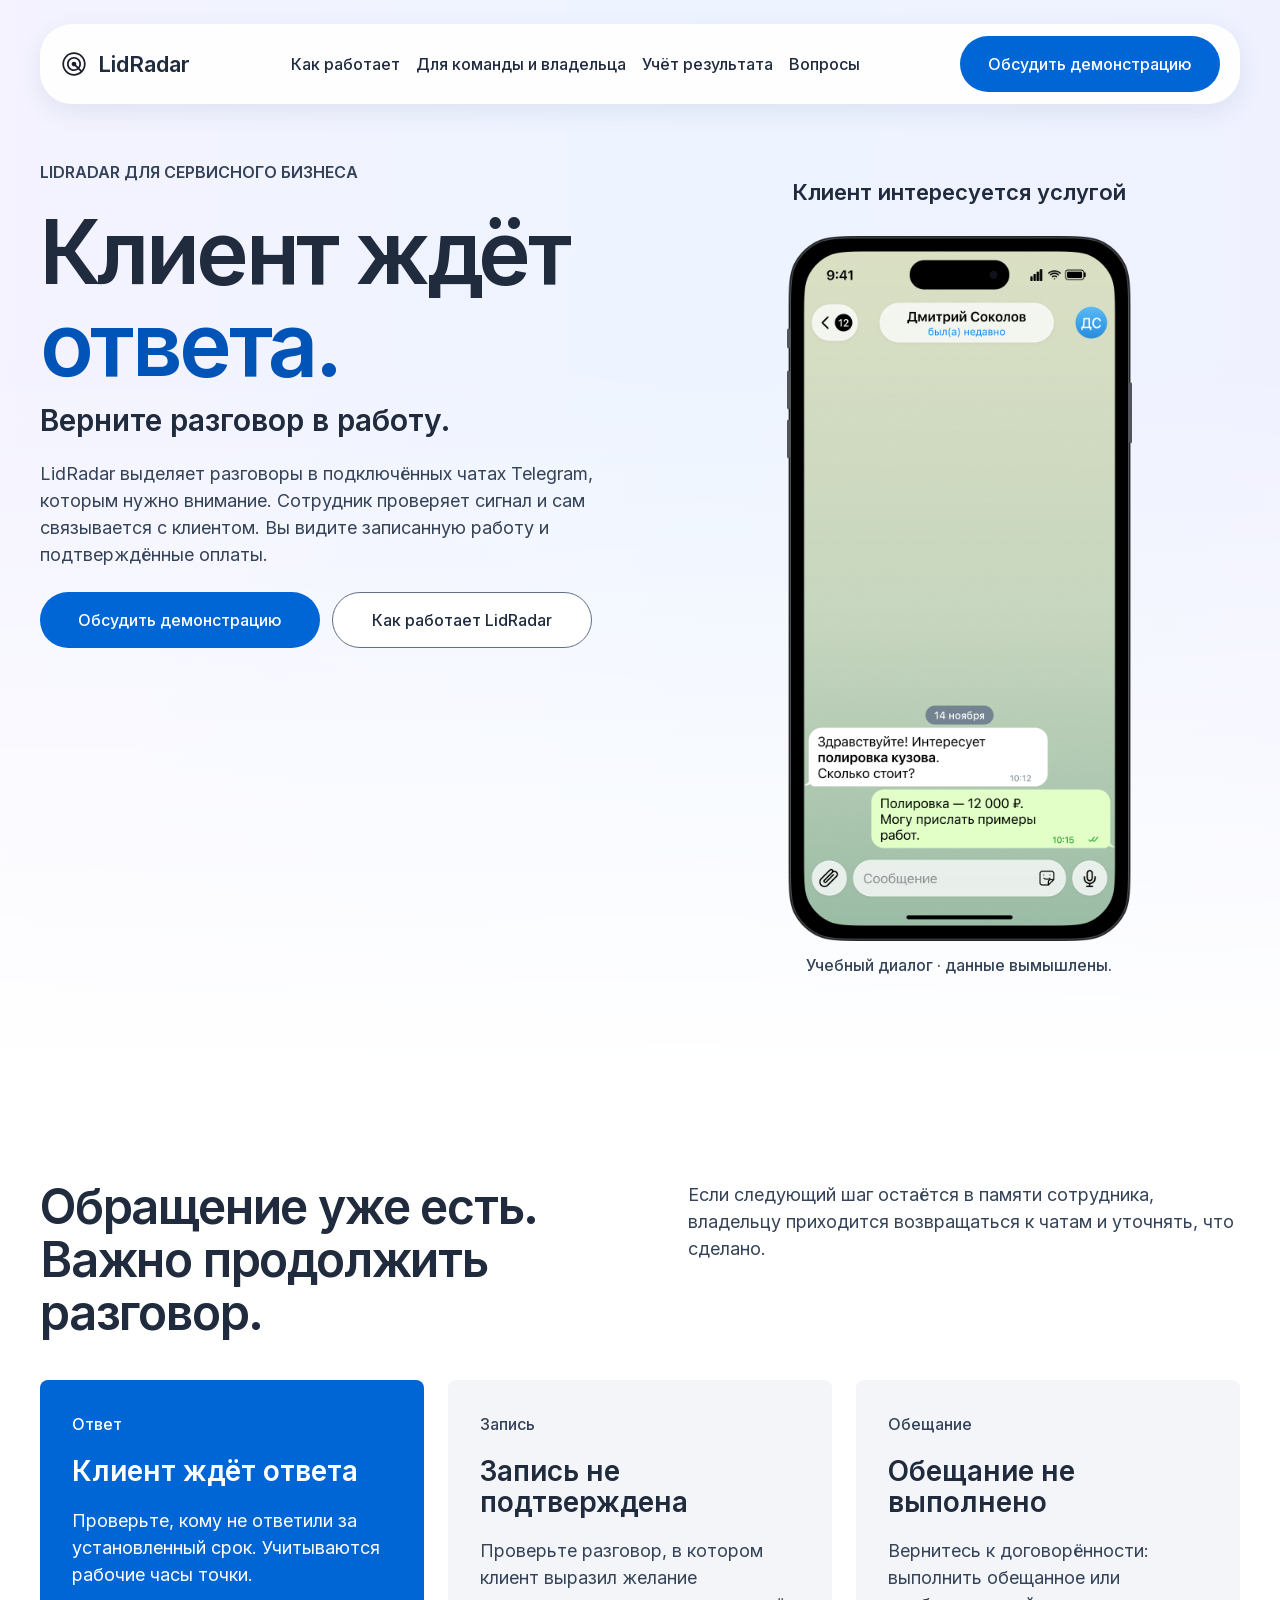
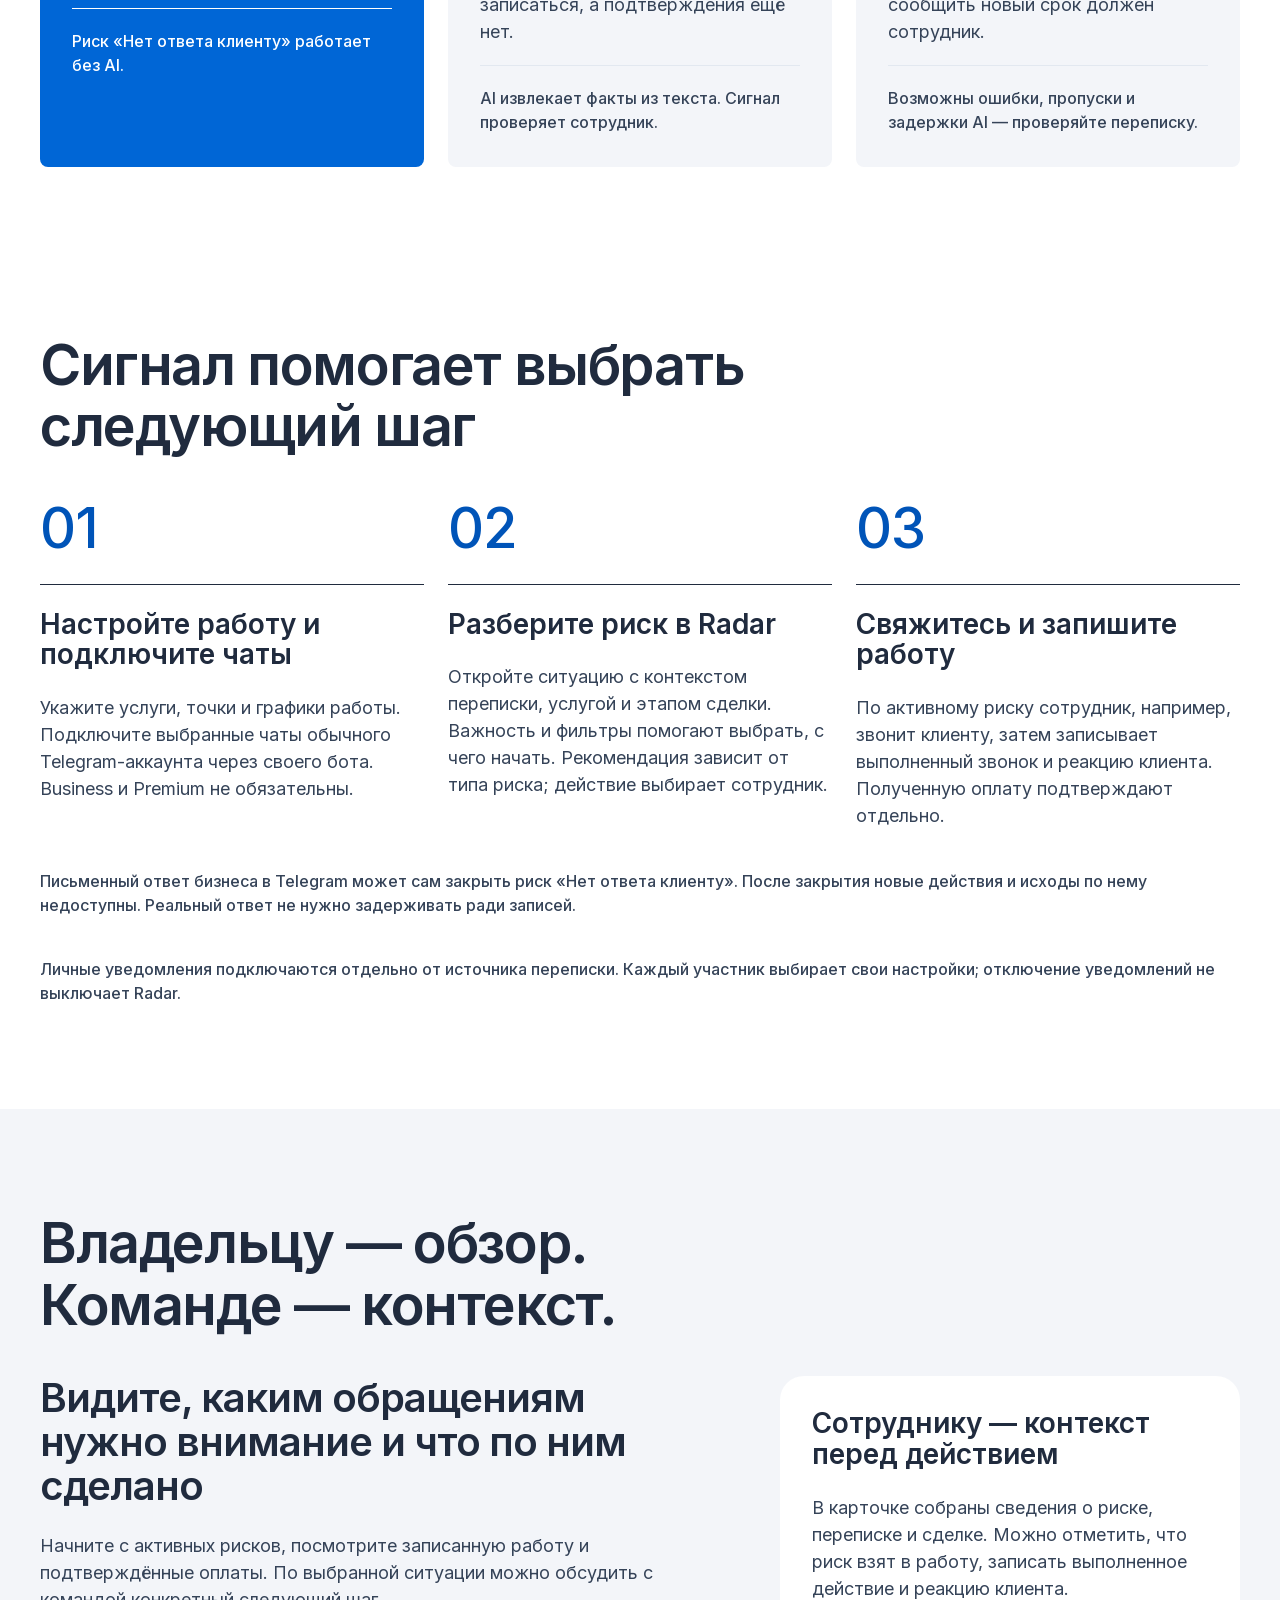
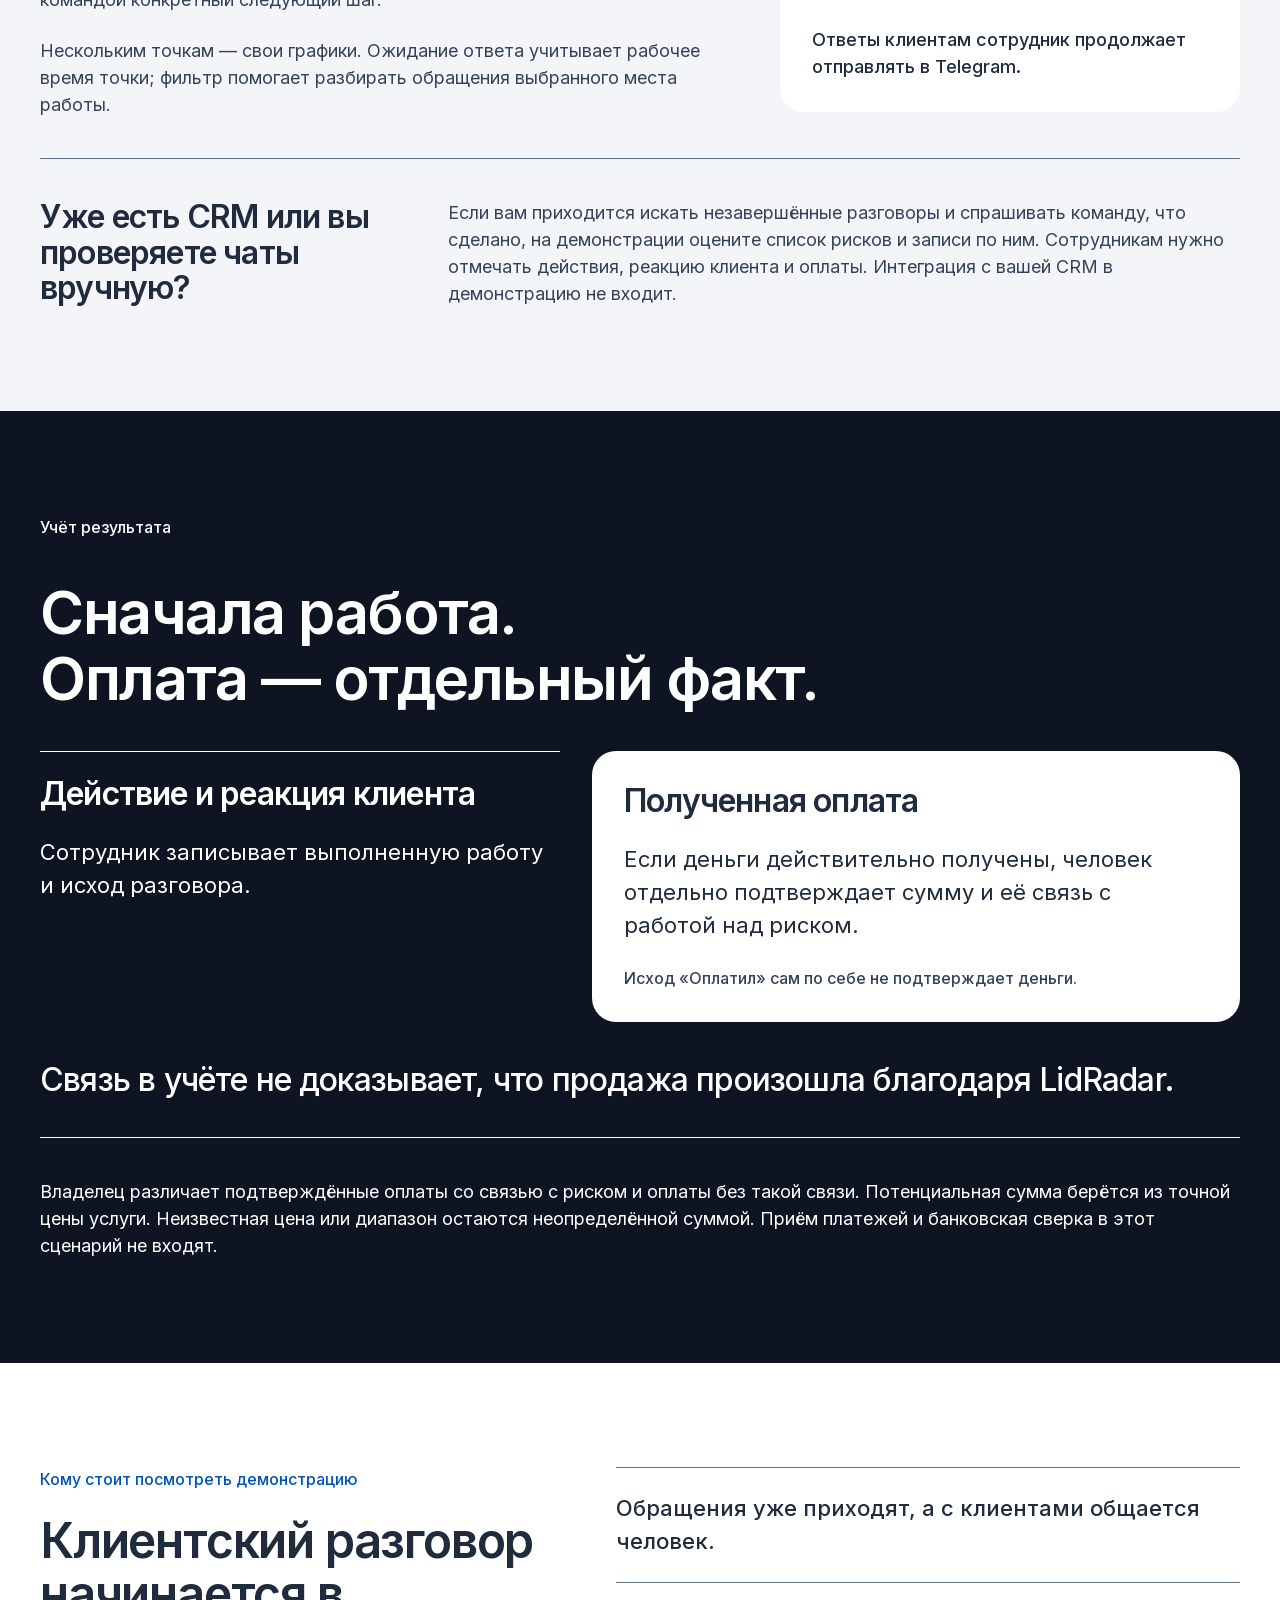
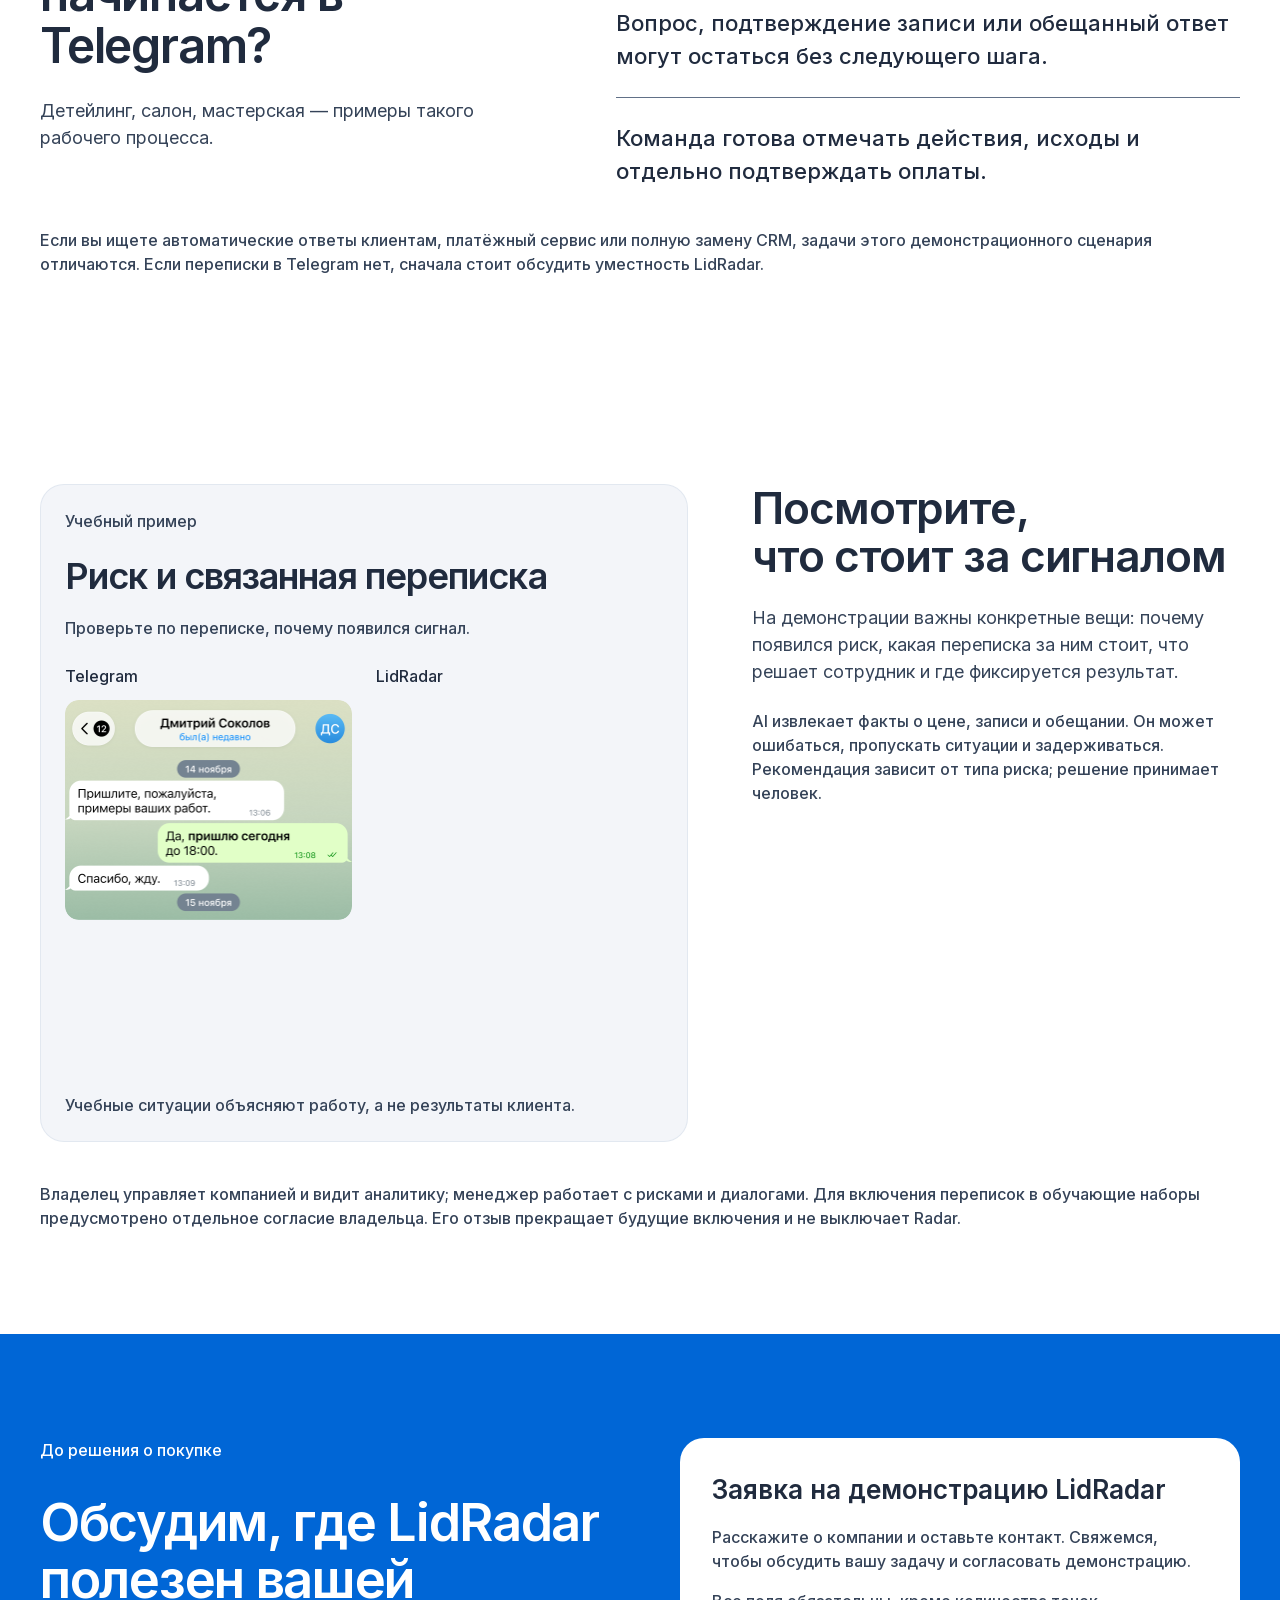
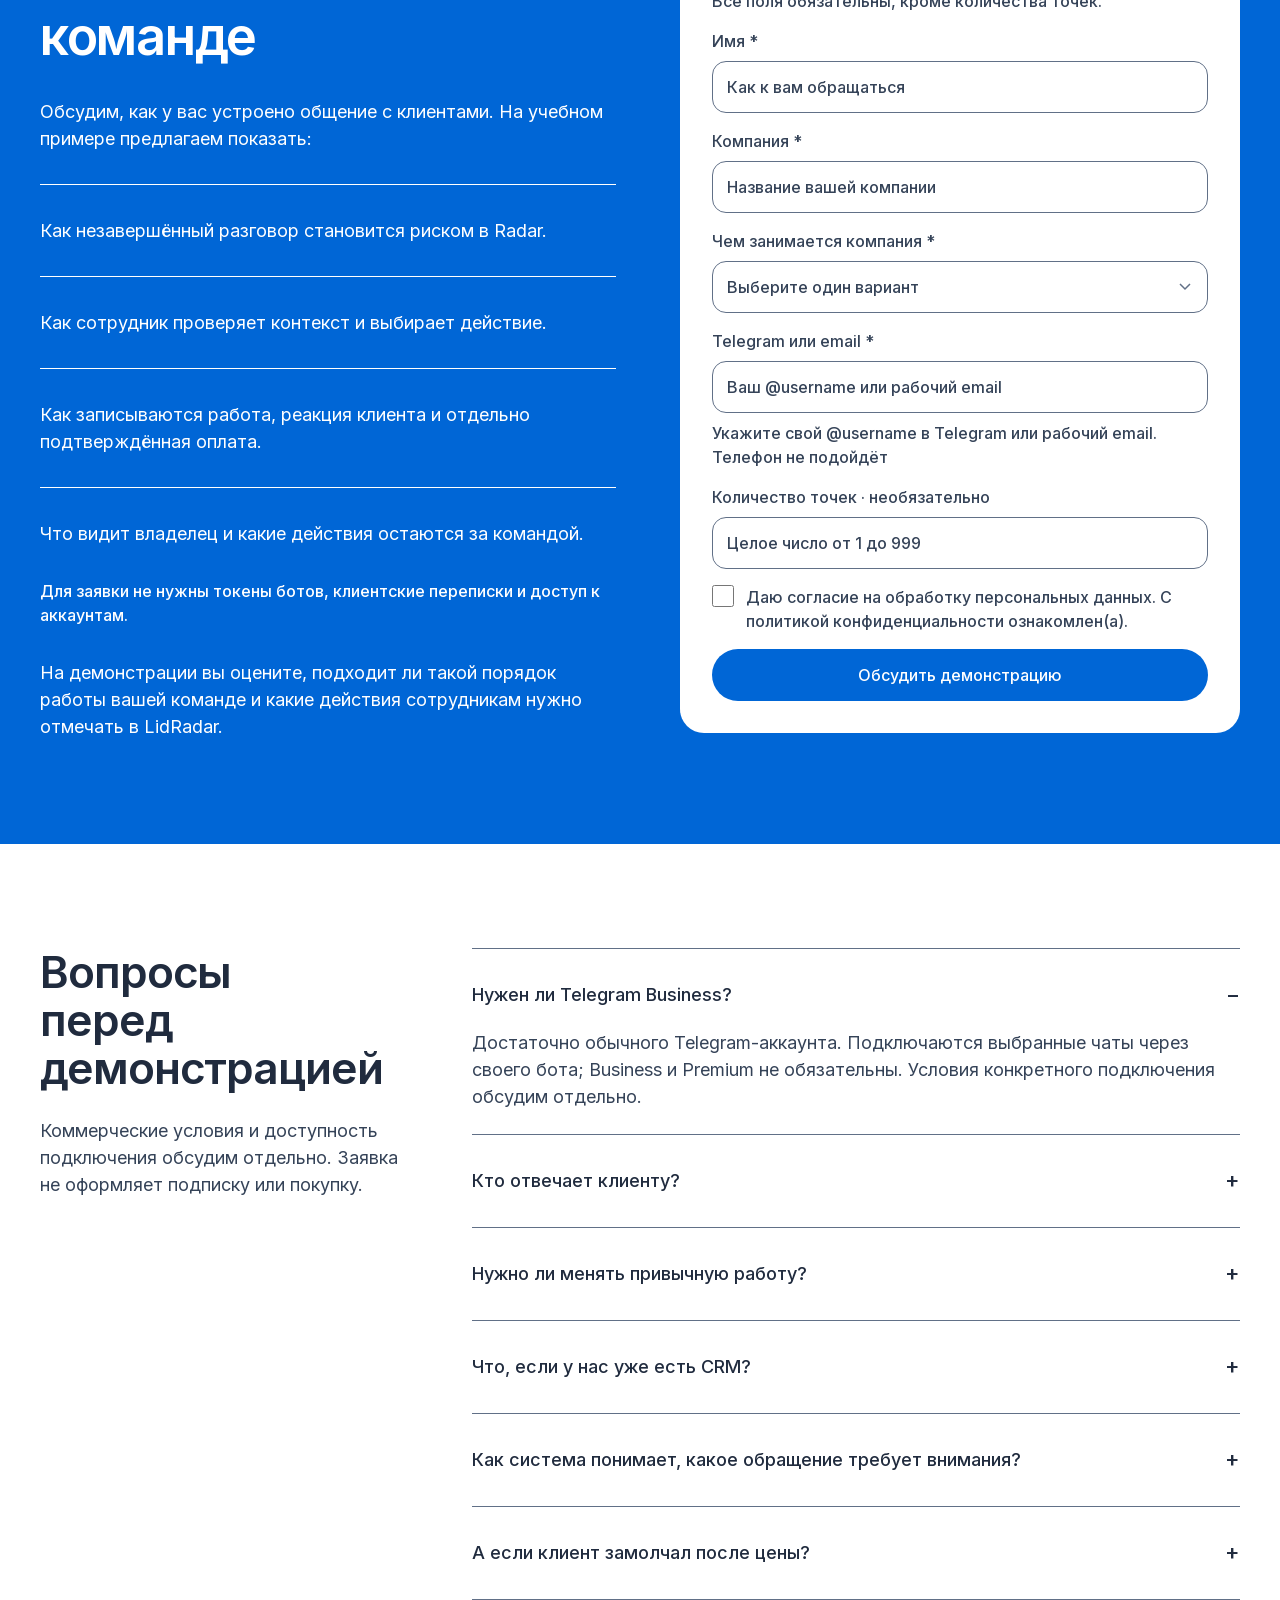
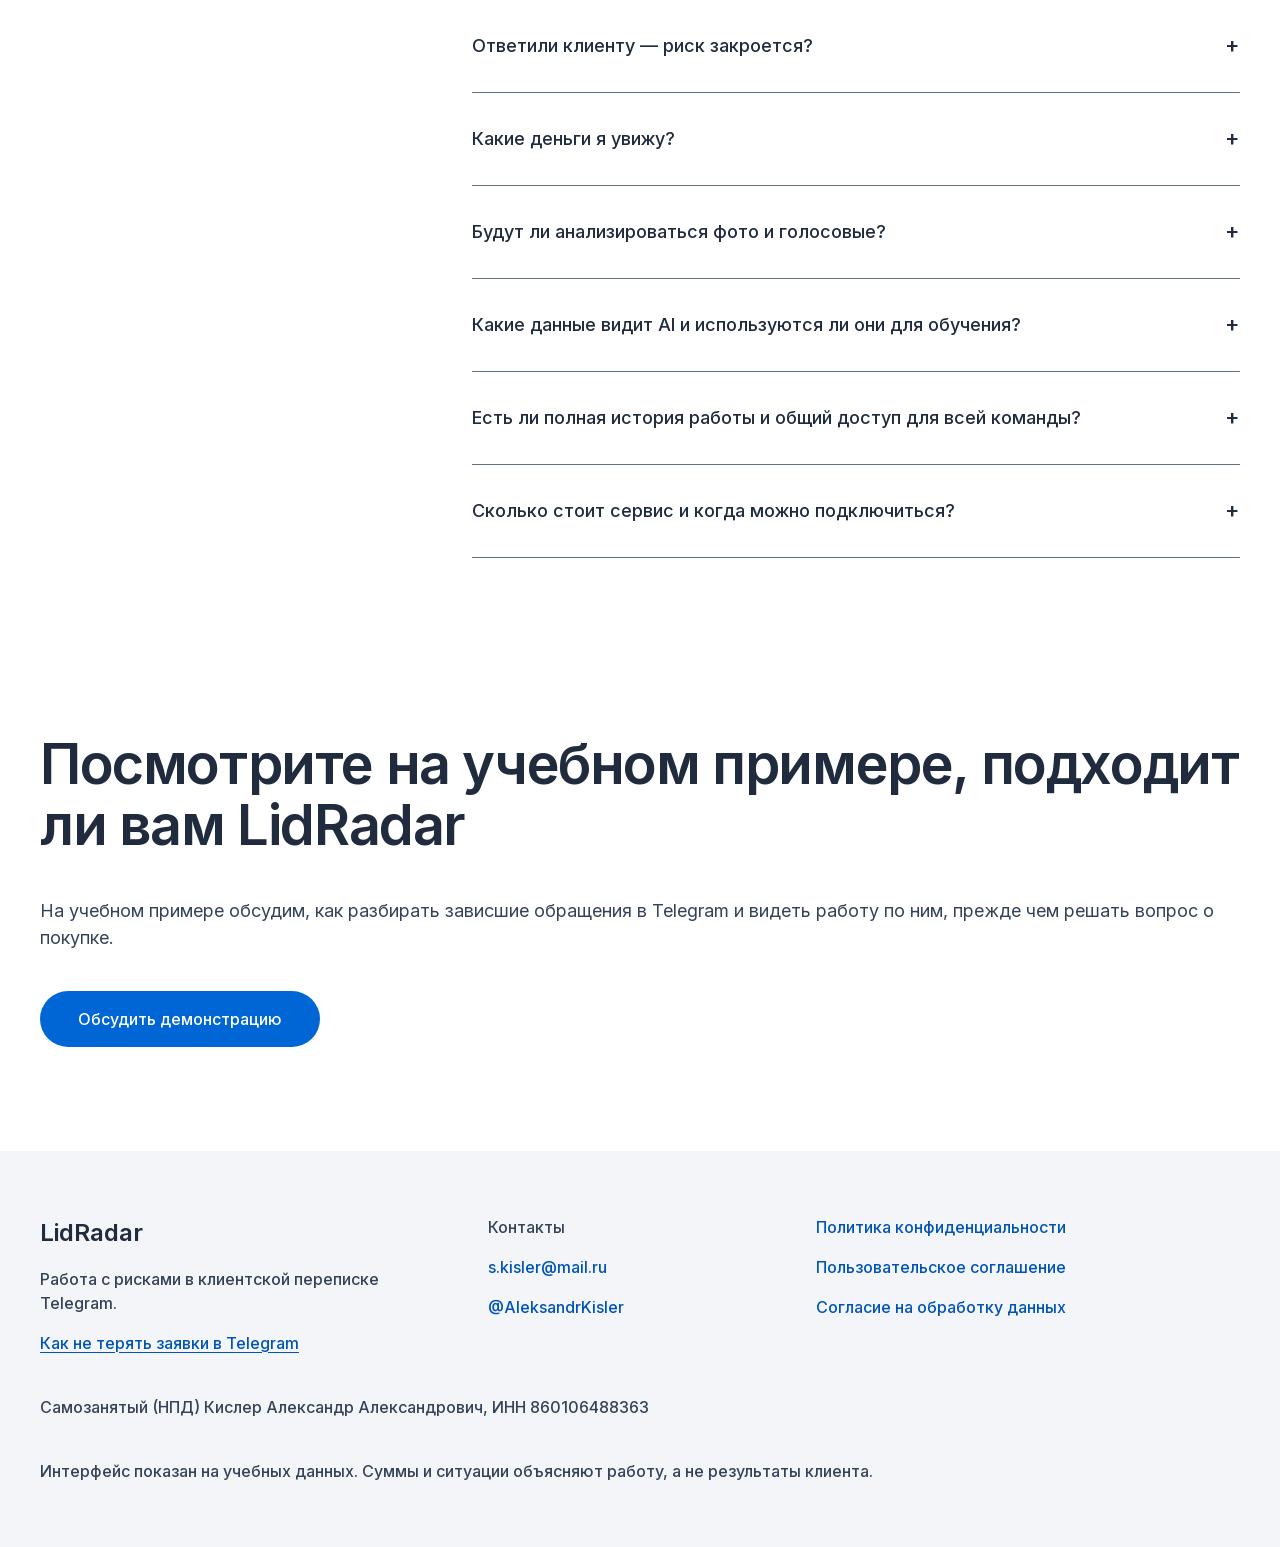
<file: index.html>
<!doctype html>
<html lang="ru">
  <head>
    <meta charset="utf-8" />
    <meta name="viewport" content="width=device-width, initial-scale=1" />
    <title>LidRadar — контроль клиентских заявок в Telegram</title>
    <meta
      name="description"
      content="Контроль заявок в Telegram для сервисного бизнеса. LidRadar выделяет диалоги без ответа, с неподтверждённой записью или невыполненным обещанием. Посмотрите сценарий на демонстрации."
    />
    <meta property="og:type" content="website" />
    <meta property="og:site_name" content="LidRadar" />
    <meta property="og:locale" content="ru_RU" />
    <meta property="og:url" content="https://lid-radar.online/" />
    <link rel="canonical" href="https://lid-radar.online/" />
    <meta
      property="og:title"
      content="LidRadar — контроль клиентских заявок в Telegram"
    />
    <meta
      property="og:description"
      content="Обсудите демонстрацию LidRadar для сервисного бизнеса на учебном примере."
    />
    <meta name="theme-color" content="#0066d6" />
    <link rel="icon" href="/assets/img/landing-r8/logo.svg" type="image/svg+xml" />
    <script type="application/ld+json">
      {
        "@context": "https://schema.org",
        "@type": "WebSite",
        "name": "LidRadar",
        "url": "https://lid-radar.online/",
        "inLanguage": "ru"
      }
    </script>
    <link
      rel="preload"
      href="assets/fonts/InterVariable.woff2"
      as="font"
      type="font/woff2"
      crossorigin
    />
    <link rel="stylesheet" href="assets/styles.css?v=r8-af9ef7c" />
  </head>
  <body>
    <a class="skip-link" href="#main">К содержанию</a>
    <header class="header" id="appbar">
      <div class="nav-shell">
        <a class="brand" href="#" aria-label="LidRadar — начало"
          ><img
            src="assets/img/landing-r8/logo.svg"
            width="28"
            height="28"
            alt=""
          />LidRadar</a
        >
        <nav class="desktop-nav" aria-label="Основная навигация">
          <a href="#how">Как работает</a
          ><a href="#benefit">Для команды и владельца</a
          ><a href="#results">Учёт результата</a><a href="#faq">Вопросы</a>
        </nav>
        <div class="nav-actions">
          <button
            class="btn btn-secondary menu-toggle"
            id="menu-toggle"
            type="button"
            aria-expanded="false"
            aria-controls="mobile-nav"
          >
            Меню
          </button>
          <a class="btn nav-cta" href="#demo">Обсудить демонстрацию</a>
        </div>
        <nav id="mobile-nav" class="mobile-nav" aria-label="Меню" hidden>
          <p class="menu-brand">LidRadar</p>
          <button class="btn btn-secondary menu-close" id="menu-close" type="button">
            Закрыть меню
          </button>
          <a href="#how">Как работает</a
          ><a href="#benefit">Для команды и владельца</a
          ><a href="#results">Учёт результата</a><a href="#faq">Вопросы</a
          ><a class="btn" href="#demo">Обсудить демонстрацию</a>
        </nav>
      </div>
    </header>
    <main id="main" tabindex="-1">
      <section class="hero" aria-label="LidRadar для сервисного бизнеса">
        <div class="hero-grid">
          <div class="hero-copy">
            <p class="eyebrow">LIDRADAR ДЛЯ СЕРВИСНОГО БИЗНЕСА</p>
            <h1>Клиент ждёт<br /><span>ответа.</span></h1>
            <p class="hero-accent">Верните разговор в работу.</p>
            <p class="hero-body">
              LidRadar выделяет разговоры в подключённых чатах Telegram, которым
              нужно внимание. Сотрудник проверяет сигнал и сам связывается с
              клиентом. Вы видите записанную работу и подтверждённые оплаты.
            </p>
            <div class="hero-actions">
              <a class="btn" href="#demo">Обсудить демонстрацию</a
              ><a class="btn btn-secondary hero-secondary" href="#how"
                >Как работает LidRadar</a
              >
            </div>
          </div>
          <div class="hero-example">
            <figure class="slideshow" id="hero-slideshow">
              <div aria-hidden="true">
                <p class="scene-title" id="scene-title">
                  Клиент интересуется услугой
                </p>
                <div class="phone-stack">
                  <img
                    class="phone-scene"
                    src="assets/img/landing-r8/phone-scene-1@2x.png"
                    width="872"
                    height="1782"
                    alt=""
                    fetchpriority="high"
                    decoding="async"
                  /><img
                    class="phone-scene"
                    src="assets/img/landing-r8/phone-scene-2@2x.png"
                    width="872"
                    height="1782"
                    alt=""
                    hidden
                    loading="eager"
                    decoding="async"
                  /><img
                    class="phone-scene"
                    src="assets/img/landing-r8/phone-scene-3@2x.png"
                    width="872"
                    height="1782"
                    alt=""
                    hidden
                    loading="eager"
                    decoding="async"
                  /><img
                    class="phone-scene"
                    src="assets/img/landing-r8/phone-scene-4@2x.png"
                    width="872"
                    height="1782"
                    alt=""
                    hidden
                    loading="eager"
                    decoding="async"
                  /><img
                    class="phone-scene"
                    src="assets/img/landing-r8/phone-scene-5@2x.png"
                    width="872"
                    height="1782"
                    alt=""
                    hidden
                    loading="eager"
                    decoding="async"
                  />
                </div>
                <p class="scene-caption" id="scene-caption">
                  Учебный диалог · данные вымышлены.
                </p>
              </div>
              <figcaption class="sr-only">
                Учебный сценарий, данные вымышлены. Клиент интересуется услугой.
                Учебный диалог · данные вымышлены. Обращение и потенциал сделки.
                Учебная сумма услуги из каталога. Примеры обещали вчера. Вчера
                обещали прислать примеры. Сегодня их ещё нет. LidRadar
                показывает риск. AI может ошибаться. Сигнал проверяет сотрудник.
                Приходит сводка в Telegram. Учебный пример. Для риска выбран
                режим ежедневной сводки.
              </figcaption>
            </figure>
            <a class="btn btn-secondary mobile-secondary" href="#how"
              >Как работает LidRadar</a
            >
          </div>
        </div>
      </section>
      <section
        tabindex="-1"
        id="problem"
        class="section"
        aria-labelledby="problem-title"
      >
        <div class="container stack">
          <div class="problem-heading">
            <h2 id="problem-title" class="">
              Обращение уже есть.<br />Важно продолжить разговор.
            </h2>
            <p>
              Если следующий шаг остаётся в памяти сотрудника, владельцу
              приходится возвращаться к чатам и уточнять, что сделано.
            </p>
          </div>
          <div class="problem-grid">
            <article class="problem-card primary-card">
              <p class="small medium">Ответ</p>
              <h3>Клиент ждёт ответа</h3>
              <p>
                Проверьте, кому не ответили за установленный срок. Учитываются
                рабочие часы точки.
              </p>
              <hr />
              <p class="small medium">
                Риск «Нет ответа клиенту» работает без AI.
              </p>
            </article>
            <article class="problem-card">
              <p class="small medium">Запись</p>
              <h3>Запись не подтверждена</h3>
              <p>
                Проверьте разговор, в котором клиент выразил желание записаться,
                а подтверждения ещё нет.
              </p>
              <hr />
              <p class="small medium">
                AI извлекает факты из текста. Сигнал проверяет сотрудник.
              </p>
            </article>
            <article class="problem-card">
              <p class="small medium">Обещание</p>
              <h3>Обещание не выполнено</h3>
              <p>
                Вернитесь к договорённости: выполнить обещанное или сообщить
                новый срок должен сотрудник.
              </p>
              <hr />
              <p class="small medium">
                Возможны ошибки, пропуски и задержки AI — проверяйте переписку.
              </p>
            </article>
          </div>
        </div>
      </section>

      <section
        tabindex="-1"
        id="how"
        class="section how"
        aria-labelledby="how-title"
      >
        <div class="container stack">
          <h2 id="how-title" class="">
            Сигнал помогает выбрать<br />следующий шаг
          </h2>
          <ol class="steps">
            <li class="stack step">
              <p class="step-number">01</p>
              <hr />
              <h3>Настройте работу и подключите чаты</h3>
              <p>
                Укажите услуги, точки и графики работы. Подключите выбранные
                чаты обычного Telegram-аккаунта через своего бота. Business и
                Premium не обязательны.
              </p>
            </li>
            <li class="stack step">
              <p class="step-number">02</p>
              <hr />
              <h3>Разберите риск в Radar</h3>
              <p>
                Откройте ситуацию с контекстом переписки, услугой и этапом
                сделки. Важность и фильтры помогают выбрать, с чего начать.
                Рекомендация зависит от типа риска; действие выбирает сотрудник.
              </p>
            </li>
            <li class="stack step">
              <p class="step-number">03</p>
              <hr />
              <h3>Свяжитесь и запишите работу</h3>
              <p>
                По активному риску сотрудник, например, звонит клиенту, затем
                записывает выполненный звонок и реакцию клиента. Полученную
                оплату подтверждают отдельно.
              </p>
            </li>
          </ol>
          <p class="small medium">
            Письменный ответ бизнеса в Telegram может сам закрыть риск «Нет
            ответа клиенту». После закрытия новые действия и исходы по нему
            недоступны. Реальный ответ не нужно задерживать ради записей.
          </p>
          <p class="small medium">
            Личные уведомления подключаются отдельно от источника переписки.
            Каждый участник выбирает свои настройки; отключение уведомлений не
            выключает Radar.
          </p>
        </div>
      </section>

      <section
        tabindex="-1"
        id="benefit"
        class="section benefit"
        aria-labelledby="benefit-title"
      >
        <div class="container stack">
          <h2 id="benefit-title" class="">
            Владельцу — обзор.<br />Команде — контекст.
          </h2>
          <div class="benefit-grid">
            <div class="stack">
              <h3 class="owner-title">
                Видите, каким обращениям нужно внимание и что по ним сделано
              </h3>
              <p>
                Начните с активных рисков, посмотрите записанную работу и
                подтверждённые оплаты. По выбранной ситуации можно обсудить с
                командой конкретный следующий шаг.
              </p>
              <p>
                Нескольким точкам — свои графики. Ожидание ответа учитывает
                рабочее время точки; фильтр помогает разбирать обращения
                выбранного места работы.
              </p>
            </div>
            <article class="white-card stack">
              <h3>Сотруднику — контекст перед действием</h3>
              <p>
                В карточке собраны сведения о риске, переписке и сделке. Можно
                отметить, что риск взят в работу, записать выполненное действие
                и реакцию клиента.
              </p>
              <p class="medium ink">
                Ответы клиентам сотрудник продолжает отправлять в Telegram.
              </p>
            </article>
          </div>
          <hr />
          <div class="crm-grid">
            <h3>Уже есть CRM или вы проверяете чаты вручную?</h3>
            <p>
              Если вам приходится искать незавершённые разговоры и спрашивать
              команду, что сделано, на демонстрации оцените список рисков и
              записи по ним. Сотрудникам нужно отмечать действия, реакцию
              клиента и оплаты. Интеграция с вашей CRM в демонстрацию не входит.
            </p>
          </div>
        </div>
      </section>

      <section
        tabindex="-1"
        id="results"
        class="section results"
        aria-labelledby="results-title"
      >
        <div class="container stack">
          <p class="small medium">Учёт результата</p>
          <h2 id="results-title" class="">
            Сначала работа.<br />Оплата — отдельный факт.
          </h2>
          <div class="results-grid">
            <div class="stack result-work">
              <hr />
              <h3>Действие и реакция клиента</h3>
              <p class="large">
                Сотрудник записывает выполненную работу и исход разговора.
              </p>
            </div>
            <div class="white-card stack">
              <h3>Полученная оплата</h3>
              <p class="large">
                Если деньги действительно получены, человек отдельно
                подтверждает сумму и её связь с работой над риском.
              </p>
              <p class="small medium">
                Исход «Оплатил» сам по себе не подтверждает деньги.
              </p>
            </div>
          </div>
          <p class="result-note">
            Связь в учёте не доказывает, что продажа произошла благодаря
            LidRadar.
          </p>
          <hr />
          <p>
            Владелец различает подтверждённые оплаты со связью с риском и оплаты
            без такой связи. Потенциальная сумма берётся из точной цены услуги.
            Неизвестная цена или диапазон остаются неопределённой суммой. Приём
            платежей и банковская сверка в этот сценарий не входят.
          </p>
        </div>
      </section>

      <section
        tabindex="-1"
        id="fit"
        class="section"
        aria-labelledby="fit-title"
      >
        <div class="container stack">
          <div class="fit-grid">
            <div class="stack">
              <p class="small medium link-color">
                Кому стоит посмотреть демонстрацию
              </p>
              <h2 id="fit-title" class="">
                Клиентский разговор начинается в Telegram?
              </h2>
              <p>
                Детейлинг, салон, мастерская — примеры такого рабочего процесса.
              </p>
            </div>
            <ul class="fit-list">
              <li>Обращения уже приходят, а с клиентами общается человек.</li>
              <li>
                Вопрос, подтверждение записи или обещанный ответ могут остаться
                без следующего шага.
              </li>
              <li>
                Команда готова отмечать действия, исходы и отдельно подтверждать
                оплаты.
              </li>
            </ul>
          </div>
          <p class="small medium">
            Если вы ищете автоматические ответы клиентам, платёжный сервис или
            полную замену CRM, задачи этого демонстрационного сценария
            отличаются. Если переписки в Telegram нет, сначала стоит обсудить
            уместность LidRadar.
          </p>
        </div>
      </section>

      <section
        tabindex="-1"
        id="trust"
        class="section"
        aria-labelledby="trust-title"
      >
        <div class="container stack">
          <div class="trust-grid">
            <div class="trust-material stack">
              <p class="small medium">Учебный пример</p>
              <h3>Риск и связанная переписка</h3>
              <p class="small medium">
                Проверьте по переписке, почему появился сигнал.
              </p>
              <div class="trust-images">
                <figure>
                  <figcaption class="small medium">Telegram</figcaption>
                  <picture
                    ><source
                      media="(max-width: 599px)"
                      srcset="
                        assets/img/landing-r8/trust-mobile-telegram@2x.png
                      " />
                    <source
                      media="(max-width: 1199px)"
                      srcset="
                        assets/img/landing-r8/trust-tablet-telegram@2x.png
                      " />
                    <img
                      src="assets/img/landing-r8/trust-desktop-telegram@2x.png"
                      alt="Учебный диалог: Дмитрий просит примеры работ, сотрудник обещает прислать их до 18:00 14 ноября; наступило 15 ноября."
                      width="288"
                      height="220"
                      loading="lazy"
                      decoding="async"
                  /></picture>
                </figure>
                <figure>
                  <figcaption class="small medium">LidRadar</figcaption>
                  <picture
                    ><source
                      media="(max-width: 599px)"
                      srcset="assets/img/landing-r8/trust-mobile-risk@2x.png" />
                    <source
                      media="(max-width: 1199px)"
                      srcset="assets/img/landing-r8/trust-tablet-risk@2x.png" />
                    <img
                      src="assets/img/landing-r8/trust-desktop-risk@2x.png"
                      alt="Учебный риск: обещание не выполнено, Дмитрий Соколов, полировка кузова. Примеры обещали вчера. Потенциал сделки — 12 000 ₽."
                      width="288"
                      height="370"
                      loading="lazy"
                      decoding="async"
                  /></picture>
                </figure>
              </div>
              <p class="small medium">
                Учебные ситуации объясняют работу, а не результаты клиента.
              </p>
            </div>
            <div class="stack trust-copy">
              <h2 id="trust-title" class="">
                Посмотрите,<br />что стоит за сигналом
              </h2>
              <p>
                На демонстрации важны конкретные вещи: почему появился риск,
                какая переписка за ним стоит, что решает сотрудник и где
                фиксируется результат.
              </p>
              <p class="small medium">
                AI извлекает факты о цене, записи и обещании. Он может
                ошибаться, пропускать ситуации и задерживаться. Рекомендация
                зависит от типа риска; решение принимает человек.
              </p>
            </div>
          </div>
          <p class="small medium">
            Владелец управляет компанией и видит аналитику; менеджер работает с
            рисками и диалогами. Для включения переписок в обучающие наборы
            предусмотрено отдельное согласие владельца. Его отзыв прекращает
            будущие включения и не выключает Radar.
          </p>
        </div>
      </section>

      <section
        tabindex="-1"
        id="demo"
        class="section demo"
        aria-labelledby="demo-title"
      >
        <div class="container stack">
          <div class="demo-grid">
            <div class="stack demo-copy">
              <p class="small medium">До решения о покупке</p>
              <h2 id="demo-title" class="">
                Обсудим, где LidRadar полезен вашей команде
              </h2>
              <p>
                Обсудим, как у вас устроено общение с клиентами. На учебном
                примере предлагаем показать:
              </p>
              <ul class="demo-list">
                <li>Как незавершённый разговор становится риском в Radar.</li>
                <li>Как сотрудник проверяет контекст и выбирает действие.</li>
                <li>
                  Как записываются работа, реакция клиента и отдельно
                  подтверждённая оплата.
                </li>
                <li>
                  Что видит владелец и какие действия остаются за командой.
                </li>
              </ul>
              <p class="small medium">
                Для заявки не нужны токены ботов, клиентские переписки и доступ
                к аккаунтам.
              </p>
              <p>
                На демонстрации вы оцените, подходит ли такой порядок работы
                вашей команде и какие действия сотрудникам нужно отмечать в
                LidRadar.
              </p>
            </div>
            <div class="form-card stack">
              <div id="form-head" class="stack form-head">
                <h3>Заявка на демонстрацию LidRadar</h3>
                <p class="small medium">
                  Расскажите о компании и оставьте контакт. Свяжемся, чтобы
                  обсудить вашу задачу и согласовать демонстрацию.
                </p>
                <p class="small medium">
                  Все поля обязательны, кроме количества точек.
                </p>
              </div>
              <form id="beta-form" class="stack" novalidate>
                <div class="field">
                  <label for="f-name">Имя *</label
                  ><input
                    id="f-name"
                    name="name"
                    placeholder="Как к вам обращаться"
                    autocomplete="given-name"
                    maxlength="60"
                    required
                    aria-describedby="e-name"
                  />
                  <p class="field-error" id="e-name" role="alert"></p>
                </div>
                <div class="field">
                  <label for="f-company">Компания *</label
                  ><input
                    id="f-company"
                    name="company"
                    placeholder="Название вашей компании"
                    autocomplete="organization"
                    maxlength="100"
                    required
                    aria-describedby="e-company"
                  />
                  <p class="field-error" id="e-company" role="alert"></p>
                </div>
                <div class="field">
                  <label for="f-business">Чем занимается компания *</label
                  ><select
                    id="f-business"
                    name="business"
                    required
                    aria-describedby="e-business"
                  >
                    <option value="">Выберите один вариант</option>
                    <option>Автосервис</option>
                    <option>Детейлинг</option>
                    <option>Салон красоты</option>
                    <option>Другое</option>
                  </select>
                  <p class="field-error" id="e-business" role="alert"></p>
                </div>
                <div class="field">
                  <label for="f-contact">Telegram или email *</label
                  ><input
                    id="f-contact"
                    name="contact"
                    placeholder="Ваш @username или рабочий email"
                    autocomplete="email"
                    maxlength="254"
                    required
                    aria-describedby="h-contact e-contact"
                  />
                  <p id="h-contact" class="field-hint">
                    Укажите свой @username в Telegram или рабочий email. Телефон
                    не подойдёт
                  </p>
                  <p class="field-error" id="e-contact" role="alert"></p>
                </div>
                <div class="field">
                  <label for="f-locations"
                    >Количество точек · необязательно</label
                  ><input
                    id="f-locations"
                    name="locations"
                    placeholder="Целое число от 1 до 999"
                    type="number"
                    inputmode="numeric"
                    min="1"
                    max="999"
                    step="1"
                    aria-describedby="e-locations"
                  />
                  <p class="field-error" id="e-locations" role="alert"></p>
                </div>
                <div class="honeypot" aria-hidden="true">
                  <label for="website">Website</label
                  ><input
                    id="website"
                    name="website"
                    tabindex="-1"
                    autocomplete="off"
                  />
                </div>
                <label class="consent" id="consent-label"
                  ><input
                    type="checkbox"
                    id="f-consent"
                    name="consent"
                    required
                    aria-describedby="e-consent"
                  /><span
                    >Даю
                    <a href="/legal/consent.html" target="_blank" rel="noopener"
                      >согласие на обработку персональных данных</a
                    >. С
                    <a href="/legal/privacy.html" target="_blank" rel="noopener"
                      >политикой конфиденциальности</a
                    >
                    ознакомлен(а).</span
                  ></label
                >
                <p class="field-error" id="e-consent" role="alert"></p>
                <p
                  class="form-error"
                  id="form-error"
                  role="alert"
                  tabindex="-1"
                  hidden
                >
                  Не удалось подтвердить отправку заявки. Проверьте соединение и
                  попробуйте ещё раз. Также можно написать на
                  <a href="mailto:s.kisler@mail.ru">s.kisler@mail.ru</a> или в
                  Telegram
                  <a href="https://t.me/AleksandrKisler">@AleksandrKisler</a>.
                </p>
                <button class="btn" id="submit-btn" type="submit">
                  <span id="submit-label">Обсудить демонстрацию</span>
                </button>
                <p class="sr-only" id="submit-status" role="status"></p>
              </form>
              <div
                id="form-done"
                class="stack"
                tabindex="-1"
                role="status"
                hidden
              >
                <h3>Заявка на демонстрацию отправлена</h3>
                <p id="done-text">
                  Спасибо! Свяжемся с вами по указанному контакту, чтобы
                  обсудить задачу и согласовать демонстрацию.
                </p>
              </div>
            </div>
          </div>
        </div>
      </section>

      <section
        tabindex="-1"
        id="faq"
        class="section"
        aria-labelledby="faq-title"
      >
        <div class="container stack">
          <div class="faq-grid">
            <div class="stack">
              <h2 id="faq-title" class="">Вопросы<br />перед демонстрацией</h2>
              <p>
                Коммерческие условия и доступность подключения обсудим отдельно.
                Заявка не оформляет подписку или покупку.
              </p>
            </div>
            <div class="faq-items">
              <details class="faq-item" open>
                <summary>
                  Нужен ли Telegram Business?<span
                    class="faq-icon"
                    aria-hidden="true"
                  ></span>
                </summary>
                <p>
                  Достаточно обычного Telegram-аккаунта. Подключаются выбранные
                  чаты через своего бота; Business и Premium не обязательны.
                  Условия конкретного подключения обсудим отдельно.
                </p>
              </details>
              <details class="faq-item">
                <summary>
                  Кто отвечает клиенту?<span
                    class="faq-icon"
                    aria-hidden="true"
                  ></span>
                </summary>
                <p>
                  Ваш сотрудник в Telegram или другом выбранном вами способе
                  связи. LidRadar помогает разобрать риск и записать работу;
                  сообщения клиентам от вашего имени он не отправляет.
                </p>
              </details>
              <details class="faq-item">
                <summary>
                  Нужно ли менять привычную работу?<span
                    class="faq-icon"
                    aria-hidden="true"
                  ></span>
                </summary>
                <p>
                  Ответы остаются в Telegram. Для работы с рисками сотрудник
                  также использует LidRadar: отмечает выполненные действия,
                  реакцию клиента и отдельно подтверждает оплату. Эти записи
                  нужны для обзора владельца.
                </p>
              </details>
              <details class="faq-item">
                <summary>
                  Что, если у нас уже есть CRM?<span
                    class="faq-icon"
                    aria-hidden="true"
                  ></span>
                </summary>
                <p>
                  На демонстрации оцените отдельную задачу: как замечать
                  незавершённые разговоры в Telegram и видеть работу по ним.
                  Интеграция с вашей CRM и перенос базы этим предложением не
                  обещаются.
                </p>
              </details>
              <details class="faq-item">
                <summary>
                  Как система понимает, какое обращение требует внимания?<span
                    class="faq-icon"
                    aria-hidden="true"
                  ></span>
                </summary>
                <p>
                  Учитываются услуги из каталога, рабочий график и факты из
                  переписки. Для части ситуаций факты извлекает AI, который
                  может ошибаться и пропускать их. Риск «Нет ответа клиенту»
                  работает без AI. Сотрудник проверяет сигнал по разговору.
                </p>
              </details>
              <details class="faq-item">
                <summary>
                  А если клиент замолчал после цены?<span
                    class="faq-icon"
                    aria-hidden="true"
                  ></span>
                </summary>
                <p>
                  Такой тип риска предусмотрен, как и пауза после намерения
                  подумать или незавершённая договорённость. Это повод проверить
                  разговор и решить, уместно ли связаться снова. Решение
                  принимает человек.
                </p>
              </details>
              <details class="faq-item">
                <summary>
                  Ответили клиенту — риск закроется?<span
                    class="faq-icon"
                    aria-hidden="true"
                  ></span>
                </summary>
                <p>
                  Риск «Нет ответа клиенту» закрывается после ответа бизнеса. У
                  других типов свои условия; например, приветствие само по себе
                  не выполняет обещание прислать расчёт. Ложный сигнал можно
                  оценить отдельно.
                </p>
              </details>
              <details class="faq-item">
                <summary>
                  Какие деньги я увижу?<span
                    class="faq-icon"
                    aria-hidden="true"
                  ></span>
                </summary>
                <p>
                  Потенциальную сумму, когда известна точная цена услуги, и
                  отдельно подтверждённые человеком оплаты. Связь оплаты с
                  действием и исходом по риску отражает учёт; она не доказывает
                  дополнительную продажу благодаря сервису.
                </p>
              </details>
              <details class="faq-item">
                <summary>
                  Будут ли анализироваться фото и голосовые?<span
                    class="faq-icon"
                    aria-hidden="true"
                  ></span>
                </summary>
                <p>
                  Этот сценарий описывает анализ текста. Для просмотра вложений
                  может потребоваться Telegram; анализ их содержимого в данном
                  предложении не заявляется.
                </p>
              </details>
              <details class="faq-item">
                <summary>
                  Какие данные видит AI и используются ли они для обучения?<span
                    class="faq-icon"
                    aria-hidden="true"
                  ></span>
                </summary>
                <p>
                  AI работает с текстом переписки, а в нём могут быть контакты и
                  суммы. Для включения переписок в обучающие наборы требуется
                  отдельное согласие владельца. Отзыв прекращает будущие
                  включения, но сам по себе не означает удаление уже созданных
                  наборов. С условиями обработки можно ознакомиться в документах
                  сервиса.
                </p>
              </details>
              <details class="faq-item">
                <summary>
                  Есть ли полная история работы и общий доступ для всей
                  команды?<span class="faq-icon" aria-hidden="true"></span>
                </summary>
                <p>
                  Доступ зависит от роли. Владелец видит аналитику, менеджер
                  работает с рисками и может подтверждать оплаты. Полный журнал
                  всех прошлых исходов, повторный просмотр заметок и журнал
                  оплат для менеджера в показанный сценарий не входят.
                </p>
              </details>
              <details class="faq-item">
                <summary>
                  Сколько стоит сервис и когда можно подключиться?<span
                    class="faq-icon"
                    aria-hidden="true"
                  ></span>
                </summary>
                <p>
                  Коммерческие условия и доступность подключения обсудим
                  отдельно. Заявка нужна для демонстрации и обсуждения пользы;
                  она не оформляет подписку или покупку.
                </p>
              </details>
            </div>
          </div>
        </div>
      </section>

      <section
        tabindex="-1"
        id="final"
        class="section final"
        aria-labelledby="final-title"
      >
        <div class="container stack">
          <h2 id="final-title" class="">
            Посмотрите на учебном примере, подходит ли вам LidRadar
          </h2>
          <p>
            На учебном примере обсудим, как разбирать зависшие обращения в
            Telegram и видеть работу по ним, прежде чем решать вопрос о покупке.
          </p>
          <a class="btn" href="#demo">Обсудить демонстрацию</a>
        </div>
      </section>
    </main>
    <footer class="section footer">
      <div class="container stack">
        <div class="footer-grid">
          <div class="stack">
            <p class="footer-brand">LidRadar</p>
            <p class="small">
              Работа с рисками в клиентской переписке Telegram.
            </p>
            <a class="small" href="/kak-ne-teryat-zayavki-v-telegram/">Как не терять заявки в Telegram</a>
          </div>
          <div class="stack footer-links">
            <p class="small medium">Контакты</p>
            <a href="mailto:s.kisler@mail.ru">s.kisler@mail.ru</a
            ><a
              href="https://t.me/AleksandrKisler"
              target="_blank"
              rel="noopener"
              >@AleksandrKisler</a
            >
          </div>
          <nav class="stack footer-links" aria-label="Документы">
            <a href="/legal/privacy.html">Политика конфиденциальности</a
            ><a href="/legal/terms.html">Пользовательское соглашение</a
            ><a href="/legal/consent.html">Согласие на обработку данных</a>
          </nav>
        </div>
        <p class="small">
          Самозанятый (НПД) Кислер Александр Александрович, ИНН 860106488363
        </p>
        <p class="small">
          Интерфейс показан на учебных данных. Суммы и ситуации объясняют
          работу, а не результаты клиента.
        </p>
      </div>
    </footer>
    <script src="assets/validate.js"></script>
    <script src="assets/slideshow.js?v=r8-af9ef7c"></script>
    <script src="assets/app.js?v=r8-af9ef7c"></script>
  </body>
</html>
</file>
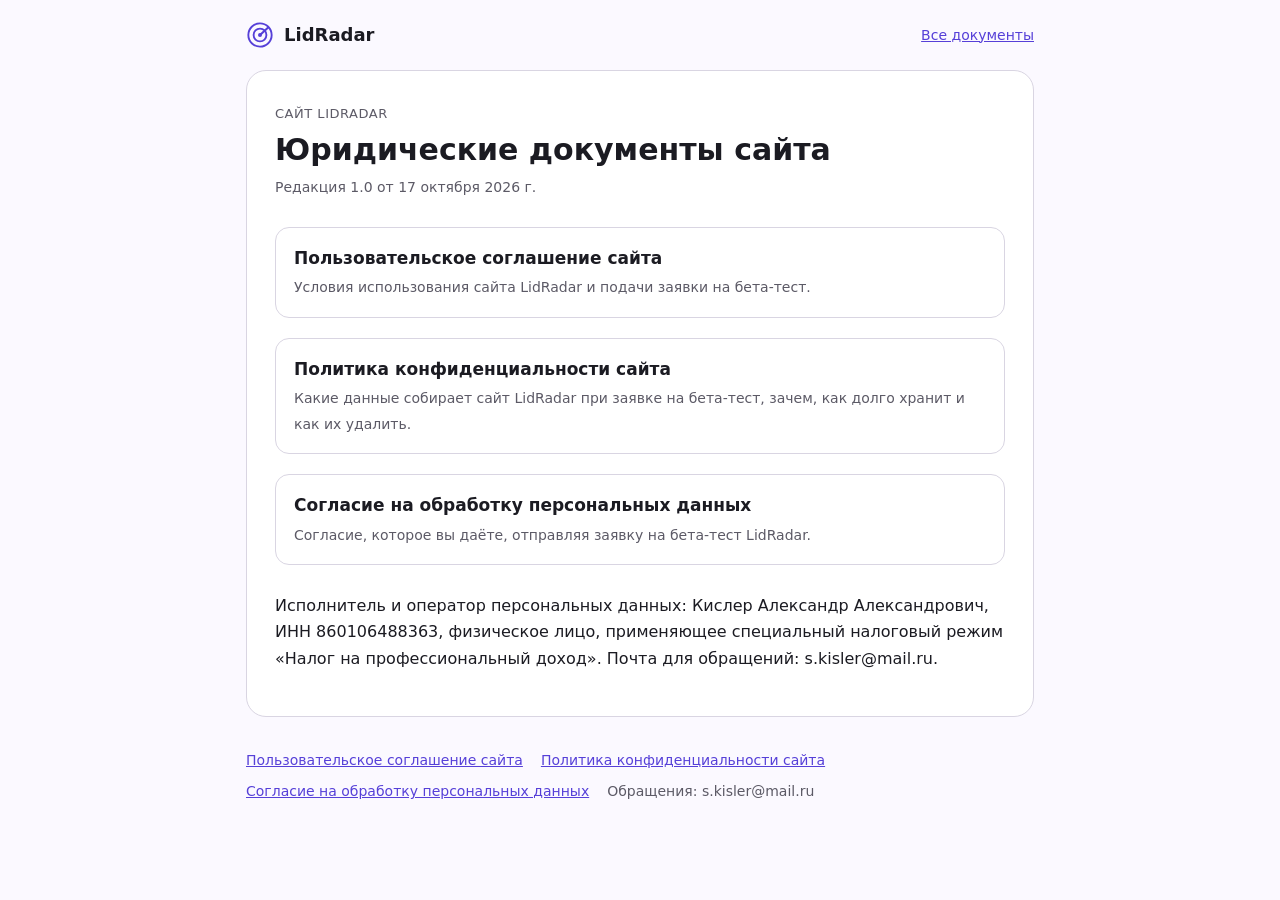
<file: legal/index.html>
<!doctype html>
<html lang="ru">
<head>
<meta charset="utf-8">
<meta name="viewport" content="width=device-width, initial-scale=1">
<title>Юридические документы сайта — LidRadar</title>
<meta name="description" content="Юридические документы сайта">
<meta name="robots" content="index, follow">
<style>:root{color-scheme:light dark;--bg:#fbf9ff;--surface:#fff;--text:#1b1b22;--muted:#5c5a66;--line:#d9d5e2;--brand:#5640d8;--brand-soft:#ece8ff;--todo-bg:#fff0a8;--todo-text:#3d3000}
@media (prefers-color-scheme:dark){:root{--bg:#121827;--surface:#1a2133;--text:#ecebf3;--muted:#a9a7b6;--line:#30384d;--brand:#b9aaff;--brand-soft:#2b2656;--todo-bg:#5b4d00;--todo-text:#fff3b8}}
*{box-sizing:border-box}
html{-webkit-text-size-adjust:100%}
body{margin:0;background:var(--bg);color:var(--text);font:16px/1.65 system-ui,-apple-system,"Segoe UI",Roboto,"Helvetica Neue",Arial,sans-serif}
a{color:var(--brand)}
.top{display:flex;align-items:center;justify-content:space-between;gap:16px;max-width:820px;margin:0 auto;padding:20px 16px}
.brand{display:inline-flex;align-items:center;gap:10px;font-weight:700;font-size:18px;color:var(--text);text-decoration:none}
.brand svg{color:var(--brand)}
.top nav a{font-size:14px}
main{max-width:820px;margin:0 auto;padding:0 16px 32px}
article{background:var(--surface);border:1px solid var(--line);border-radius:20px;padding:32px 28px}
.eyebrow{margin:0 0 8px;font-size:13px;letter-spacing:.04em;text-transform:uppercase;color:var(--muted)}
h1{margin:0 0 8px;font-size:30px;line-height:1.2}
.meta{margin:0 0 24px;color:var(--muted);font-size:14px}
h2{margin:36px 0 12px;font-size:21px;line-height:1.3}
h3{margin:24px 0 8px;font-size:17px}
p{margin:0 0 12px}
.clause{display:grid;grid-template-columns:3.6em 1fr;column-gap:8px}
.num{color:var(--muted);font-variant-numeric:tabular-nums}
.clause+ul,.clause+ol{margin-left:calc(3.6em + 8px)}
ul,ol{margin:0 0 12px;padding-left:1.4em}
li{margin:4px 0}
.table-wrap{overflow-x:auto;margin:12px 0 20px;border:1px solid var(--line);border-radius:12px}
table{border-collapse:collapse;width:100%;font-size:14px;line-height:1.5}
th,td{padding:10px 12px;border-bottom:1px solid var(--line);text-align:left;vertical-align:top}
th{background:var(--brand-soft)}
tr:last-child td{border-bottom:0}
blockquote{margin:12px 0;padding:12px 16px;border-left:4px solid var(--brand);background:var(--brand-soft);border-radius:0 12px 12px 0}
blockquote p{margin:0}
code{font:13px ui-monospace,SFMono-Regular,Menlo,monospace;background:var(--brand-soft);padding:1px 5px;border-radius:5px}
hr{border:0;border-top:1px solid var(--line);margin:28px 0}
.todo{background:var(--todo-bg);color:var(--todo-text);padding:0 3px;border-radius:4px}
details.toc{margin:0 0 20px;padding:12px 16px;border:1px solid var(--line);border-radius:12px}
.toc summary{cursor:pointer;font-weight:600}
.toc ol{margin:10px 0 0}
.docs{display:flex;flex-wrap:wrap;gap:8px 18px;max-width:820px;margin:0 auto;padding:0 16px 40px;font-size:14px;color:var(--muted)}
.cards{display:grid;gap:12px;margin:20px 0 0;padding:0;list-style:none}
.card{display:block;padding:16px 18px;border:1px solid var(--line);border-radius:14px;text-decoration:none;color:var(--text)}
.card strong{display:block;font-size:17px;margin-bottom:2px}
.card span{color:var(--muted);font-size:14px}
@media (max-width:560px){article{padding:22px 16px;border-radius:14px}h1{font-size:25px}.clause{display:block}.clause+ul,.clause+ol{margin-left:0}.num{font-weight:600;margin-right:6px}}
@media print{.top,.docs{display:none}article{border:0;padding:0}body{background:#fff;color:#000}}</style>
</head>
<body>
<header class="top">
  <a class="brand" href="../index.html"><svg width="28" height="28" viewBox="0 0 24 24" aria-hidden="true"><circle cx="12" cy="12" r="10" fill="none" stroke="currentColor" stroke-width="1.6"/><circle cx="12" cy="12" r="5.5" fill="none" stroke="currentColor" stroke-width="1.6"/><path d="M12 12 19 5.5" stroke="currentColor" stroke-width="1.8" stroke-linecap="round"/><circle cx="12" cy="12" r="1.7" fill="currentColor"/></svg><span>LidRadar</span></a>
  <nav><a href="index.html">Все документы</a></nav>
</header>
<main>
<article>
<p class="eyebrow">Сайт LidRadar</p>
<h1>Юридические документы сайта</h1>
<p class="meta">Редакция 1.0 от 17 октября 2026 г.</p>

<ul class="cards">
<li><a class="card" href="terms.html"><strong>Пользовательское соглашение сайта</strong><span>Условия использования сайта LidRadar и подачи заявки на бета-тест.</span></a></li>
<li><a class="card" href="privacy.html"><strong>Политика конфиденциальности сайта</strong><span>Какие данные собирает сайт LidRadar при заявке на бета-тест, зачем, как долго хранит и как их удалить.</span></a></li>
<li><a class="card" href="consent.html"><strong>Согласие на обработку персональных данных</strong><span>Согласие, которое вы даёте, отправляя заявку на бета-тест LidRadar.</span></a></li>
</ul>
<p style="margin-top:24px">Исполнитель и оператор персональных данных: Кислер Александр Александрович, ИНН 860106488363, физическое лицо, применяющее специальный налоговый режим «Налог на профессиональный доход». Почта для обращений: s.kisler@mail.ru.</p>
</article>
</main>
<footer class="docs">
    <a href="terms.html">Пользовательское соглашение сайта</a>
    <a href="privacy.html">Политика конфиденциальности сайта</a>
    <a href="consent.html">Согласие на обработку персональных данных</a>
    <span>Обращения: s.kisler@mail.ru</span>
</footer>
</body>
</html>
</file>
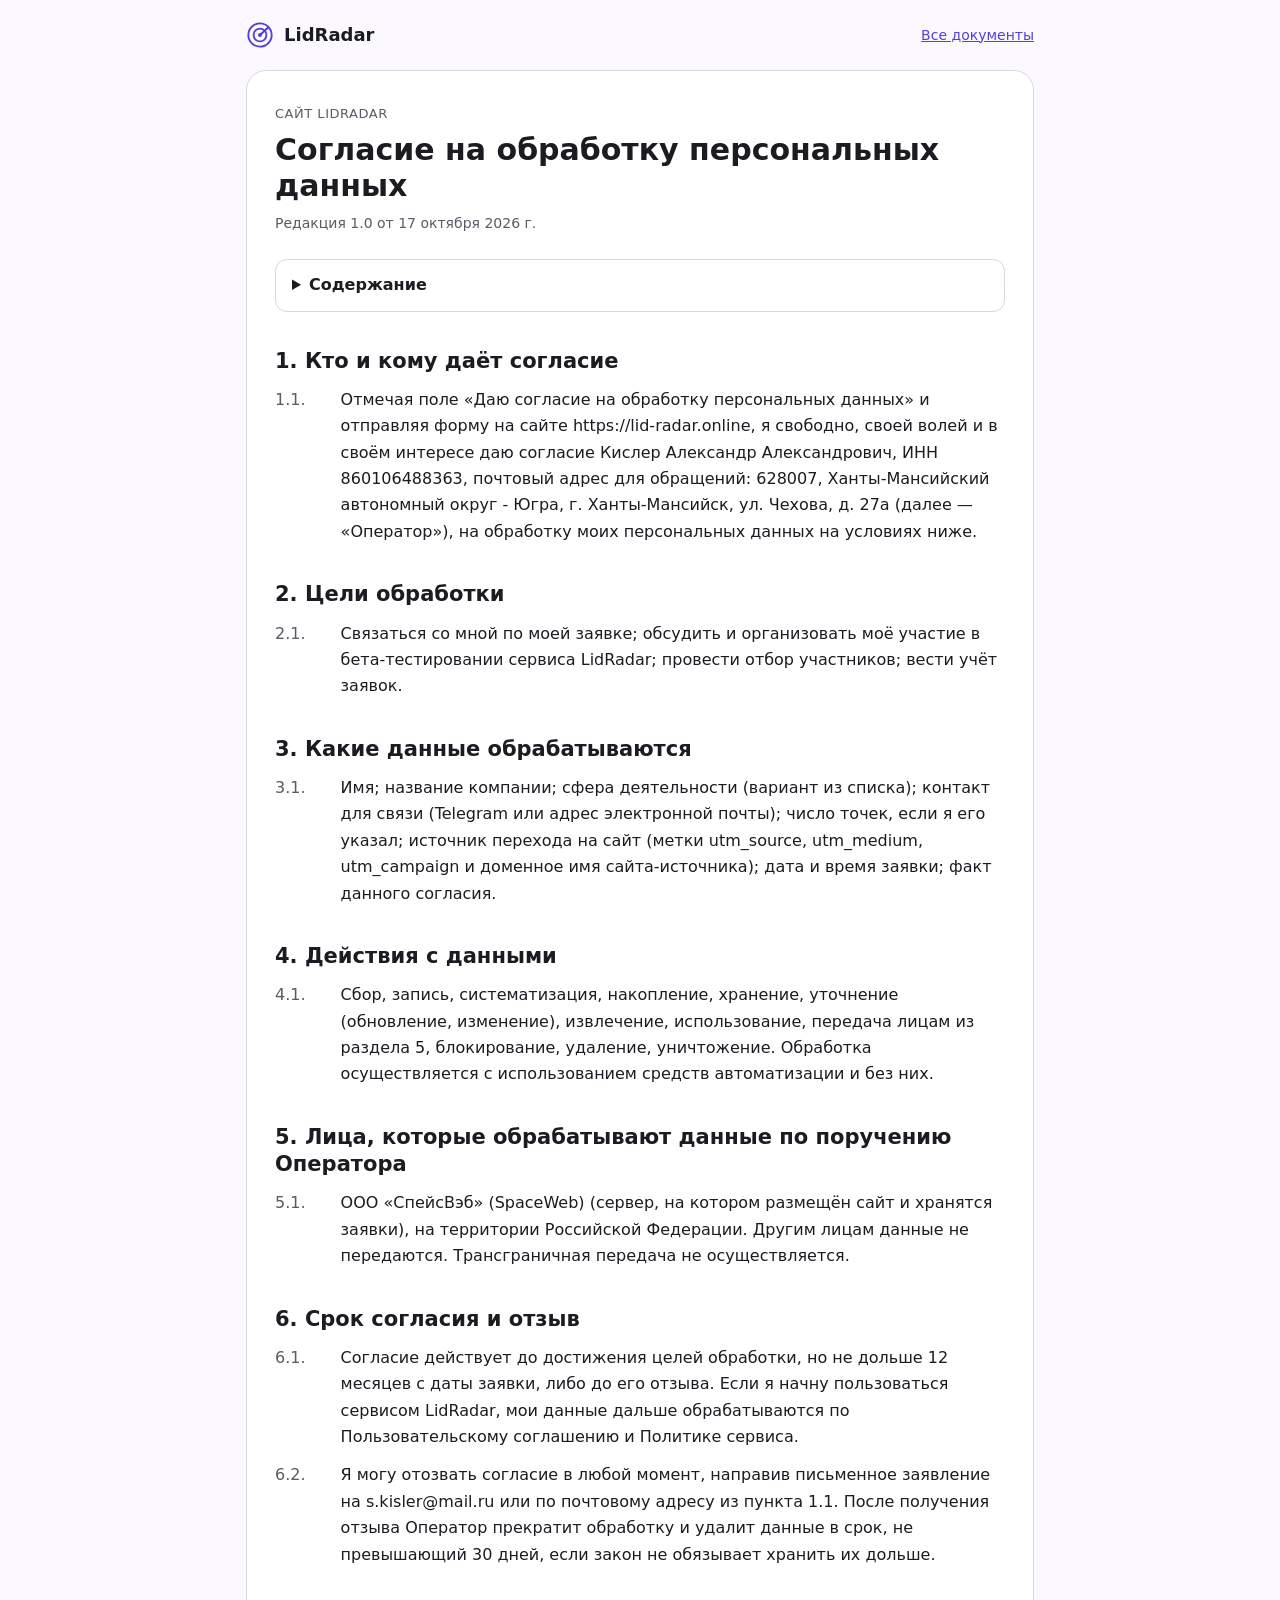
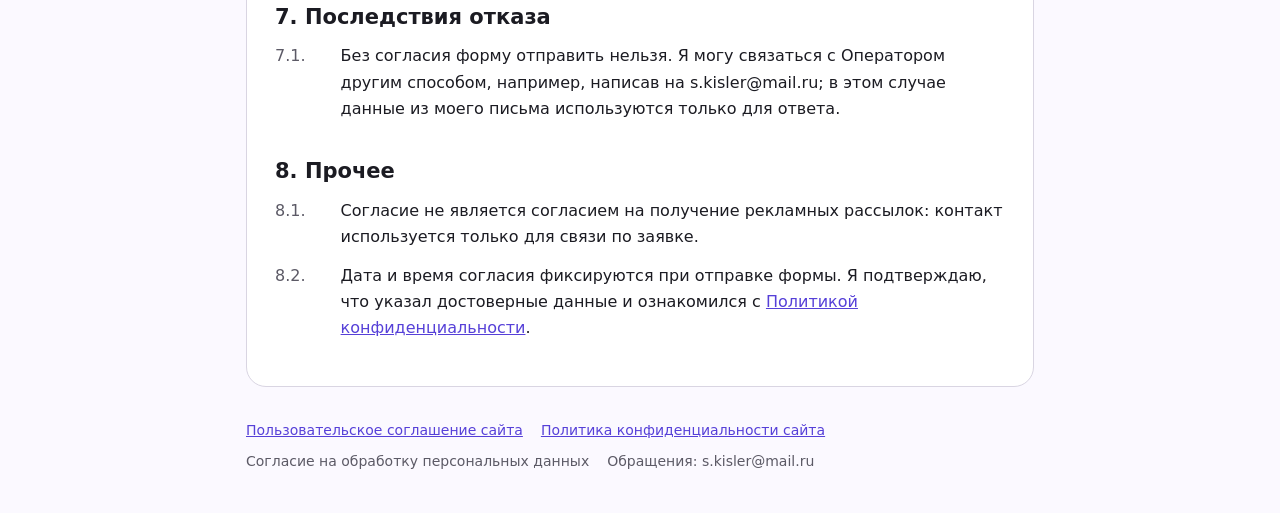
<file: legal/consent.html>
<!doctype html>
<html lang="ru">
<head>
<meta charset="utf-8">
<meta name="viewport" content="width=device-width, initial-scale=1">
<title>Согласие на обработку персональных данных — LidRadar</title>
<meta name="description" content="Согласие, которое вы даёте, отправляя заявку на бета-тест LidRadar.">
<meta name="robots" content="index, follow">
<style>:root{color-scheme:light dark;--bg:#fbf9ff;--surface:#fff;--text:#1b1b22;--muted:#5c5a66;--line:#d9d5e2;--brand:#5640d8;--brand-soft:#ece8ff;--todo-bg:#fff0a8;--todo-text:#3d3000}
@media (prefers-color-scheme:dark){:root{--bg:#121827;--surface:#1a2133;--text:#ecebf3;--muted:#a9a7b6;--line:#30384d;--brand:#b9aaff;--brand-soft:#2b2656;--todo-bg:#5b4d00;--todo-text:#fff3b8}}
*{box-sizing:border-box}
html{-webkit-text-size-adjust:100%}
body{margin:0;background:var(--bg);color:var(--text);font:16px/1.65 system-ui,-apple-system,"Segoe UI",Roboto,"Helvetica Neue",Arial,sans-serif}
a{color:var(--brand)}
.top{display:flex;align-items:center;justify-content:space-between;gap:16px;max-width:820px;margin:0 auto;padding:20px 16px}
.brand{display:inline-flex;align-items:center;gap:10px;font-weight:700;font-size:18px;color:var(--text);text-decoration:none}
.brand svg{color:var(--brand)}
.top nav a{font-size:14px}
main{max-width:820px;margin:0 auto;padding:0 16px 32px}
article{background:var(--surface);border:1px solid var(--line);border-radius:20px;padding:32px 28px}
.eyebrow{margin:0 0 8px;font-size:13px;letter-spacing:.04em;text-transform:uppercase;color:var(--muted)}
h1{margin:0 0 8px;font-size:30px;line-height:1.2}
.meta{margin:0 0 24px;color:var(--muted);font-size:14px}
h2{margin:36px 0 12px;font-size:21px;line-height:1.3}
h3{margin:24px 0 8px;font-size:17px}
p{margin:0 0 12px}
.clause{display:grid;grid-template-columns:3.6em 1fr;column-gap:8px}
.num{color:var(--muted);font-variant-numeric:tabular-nums}
.clause+ul,.clause+ol{margin-left:calc(3.6em + 8px)}
ul,ol{margin:0 0 12px;padding-left:1.4em}
li{margin:4px 0}
.table-wrap{overflow-x:auto;margin:12px 0 20px;border:1px solid var(--line);border-radius:12px}
table{border-collapse:collapse;width:100%;font-size:14px;line-height:1.5}
th,td{padding:10px 12px;border-bottom:1px solid var(--line);text-align:left;vertical-align:top}
th{background:var(--brand-soft)}
tr:last-child td{border-bottom:0}
blockquote{margin:12px 0;padding:12px 16px;border-left:4px solid var(--brand);background:var(--brand-soft);border-radius:0 12px 12px 0}
blockquote p{margin:0}
code{font:13px ui-monospace,SFMono-Regular,Menlo,monospace;background:var(--brand-soft);padding:1px 5px;border-radius:5px}
hr{border:0;border-top:1px solid var(--line);margin:28px 0}
.todo{background:var(--todo-bg);color:var(--todo-text);padding:0 3px;border-radius:4px}
details.toc{margin:0 0 20px;padding:12px 16px;border:1px solid var(--line);border-radius:12px}
.toc summary{cursor:pointer;font-weight:600}
.toc ol{margin:10px 0 0}
.docs{display:flex;flex-wrap:wrap;gap:8px 18px;max-width:820px;margin:0 auto;padding:0 16px 40px;font-size:14px;color:var(--muted)}
.cards{display:grid;gap:12px;margin:20px 0 0;padding:0;list-style:none}
.card{display:block;padding:16px 18px;border:1px solid var(--line);border-radius:14px;text-decoration:none;color:var(--text)}
.card strong{display:block;font-size:17px;margin-bottom:2px}
.card span{color:var(--muted);font-size:14px}
@media (max-width:560px){article{padding:22px 16px;border-radius:14px}h1{font-size:25px}.clause{display:block}.clause+ul,.clause+ol{margin-left:0}.num{font-weight:600;margin-right:6px}}
@media print{.top,.docs{display:none}article{border:0;padding:0}body{background:#fff;color:#000}}</style>
</head>
<body>
<header class="top">
  <a class="brand" href="../index.html"><svg width="28" height="28" viewBox="0 0 24 24" aria-hidden="true"><circle cx="12" cy="12" r="10" fill="none" stroke="currentColor" stroke-width="1.6"/><circle cx="12" cy="12" r="5.5" fill="none" stroke="currentColor" stroke-width="1.6"/><path d="M12 12 19 5.5" stroke="currentColor" stroke-width="1.8" stroke-linecap="round"/><circle cx="12" cy="12" r="1.7" fill="currentColor"/></svg><span>LidRadar</span></a>
  <nav><a href="index.html">Все документы</a></nav>
</header>
<main>
<article>
<p class="eyebrow">Сайт LidRadar</p>
<h1>Согласие на обработку персональных данных</h1>
<p class="meta">Редакция 1.0 от 17 октября 2026 г.</p>
<details class="toc"><summary>Содержание</summary><ol><li><a href="#s1">Кто и кому даёт согласие</a></li><li><a href="#s2">Цели обработки</a></li><li><a href="#s3">Какие данные обрабатываются</a></li><li><a href="#s4">Действия с данными</a></li><li><a href="#s5">Лица, которые обрабатывают данные по поручению Оператора</a></li><li><a href="#s6">Срок согласия и отзыв</a></li><li><a href="#s7">Последствия отказа</a></li><li><a href="#s8">Прочее</a></li></ol></details>
<h2 id="s1">1. Кто и кому даёт согласие</h2>
<p class="clause"><span class="num">1.1.</span><span>Отмечая поле «Даю согласие на обработку персональных данных» и отправляя форму на сайте https://lid-radar.online, я свободно, своей волей и в своём интересе даю согласие Кислер Александр Александрович, ИНН 860106488363, почтовый адрес для обращений: 628007, Ханты-Мансийский автономный округ - Югра, г. Ханты-Мансийск, ул. Чехова, д. 27а (далее — «Оператор»), на обработку моих персональных данных на условиях ниже.</span></p>
<h2 id="s2">2. Цели обработки</h2>
<p class="clause"><span class="num">2.1.</span><span>Связаться со мной по моей заявке; обсудить и организовать моё участие в бета-тестировании сервиса LidRadar; провести отбор участников; вести учёт заявок.</span></p>
<h2 id="s3">3. Какие данные обрабатываются</h2>
<p class="clause"><span class="num">3.1.</span><span>Имя; название компании; сфера деятельности (вариант из списка); контакт для связи (Telegram или адрес электронной почты); число точек, если я его указал; источник перехода на сайт (метки utm_source, utm_medium, utm_campaign и доменное имя сайта-источника); дата и время заявки; факт данного согласия.</span></p>
<h2 id="s4">4. Действия с данными</h2>
<p class="clause"><span class="num">4.1.</span><span>Сбор, запись, систематизация, накопление, хранение, уточнение (обновление, изменение), извлечение, использование, передача лицам из раздела 5, блокирование, удаление, уничтожение. Обработка осуществляется с использованием средств автоматизации и без них.</span></p>
<h2 id="s5">5. Лица, которые обрабатывают данные по поручению Оператора</h2>
<p class="clause"><span class="num">5.1.</span><span>ООО «СпейсВэб» (SpaceWeb) (сервер, на котором размещён сайт и хранятся заявки), на территории Российской Федерации. Другим лицам данные не передаются. Трансграничная передача не осуществляется.</span></p>
<h2 id="s6">6. Срок согласия и отзыв</h2>
<p class="clause"><span class="num">6.1.</span><span>Согласие действует до достижения целей обработки, но не дольше 12 месяцев с даты заявки, либо до его отзыва. Если я начну пользоваться сервисом LidRadar, мои данные дальше обрабатываются по Пользовательскому соглашению и Политике сервиса.</span></p>
<p class="clause"><span class="num">6.2.</span><span>Я могу отозвать согласие в любой момент, направив письменное заявление на s.kisler@mail.ru или по почтовому адресу из пункта 1.1. После получения отзыва Оператор прекратит обработку и удалит данные в срок, не превышающий 30 дней, если закон не обязывает хранить их дольше.</span></p>
<h2 id="s7">7. Последствия отказа</h2>
<p class="clause"><span class="num">7.1.</span><span>Без согласия форму отправить нельзя. Я могу связаться с Оператором другим способом, например, написав на s.kisler@mail.ru; в этом случае данные из моего письма используются только для ответа.</span></p>
<h2 id="s8">8. Прочее</h2>
<p class="clause"><span class="num">8.1.</span><span>Согласие не является согласием на получение рекламных рассылок: контакт используется только для связи по заявке.</span></p>
<p class="clause"><span class="num">8.2.</span><span>Дата и время согласия фиксируются при отправке формы. Я подтверждаю, что указал достоверные данные и ознакомился с <a href="privacy.html">Политикой конфиденциальности</a>.</span></p>
</article>
</main>
<footer class="docs">
    <a href="terms.html">Пользовательское соглашение сайта</a>
    <a href="privacy.html">Политика конфиденциальности сайта</a>
    <span>Согласие на обработку персональных данных</span>
    <span>Обращения: s.kisler@mail.ru</span>
</footer>
</body>
</html>
</file>
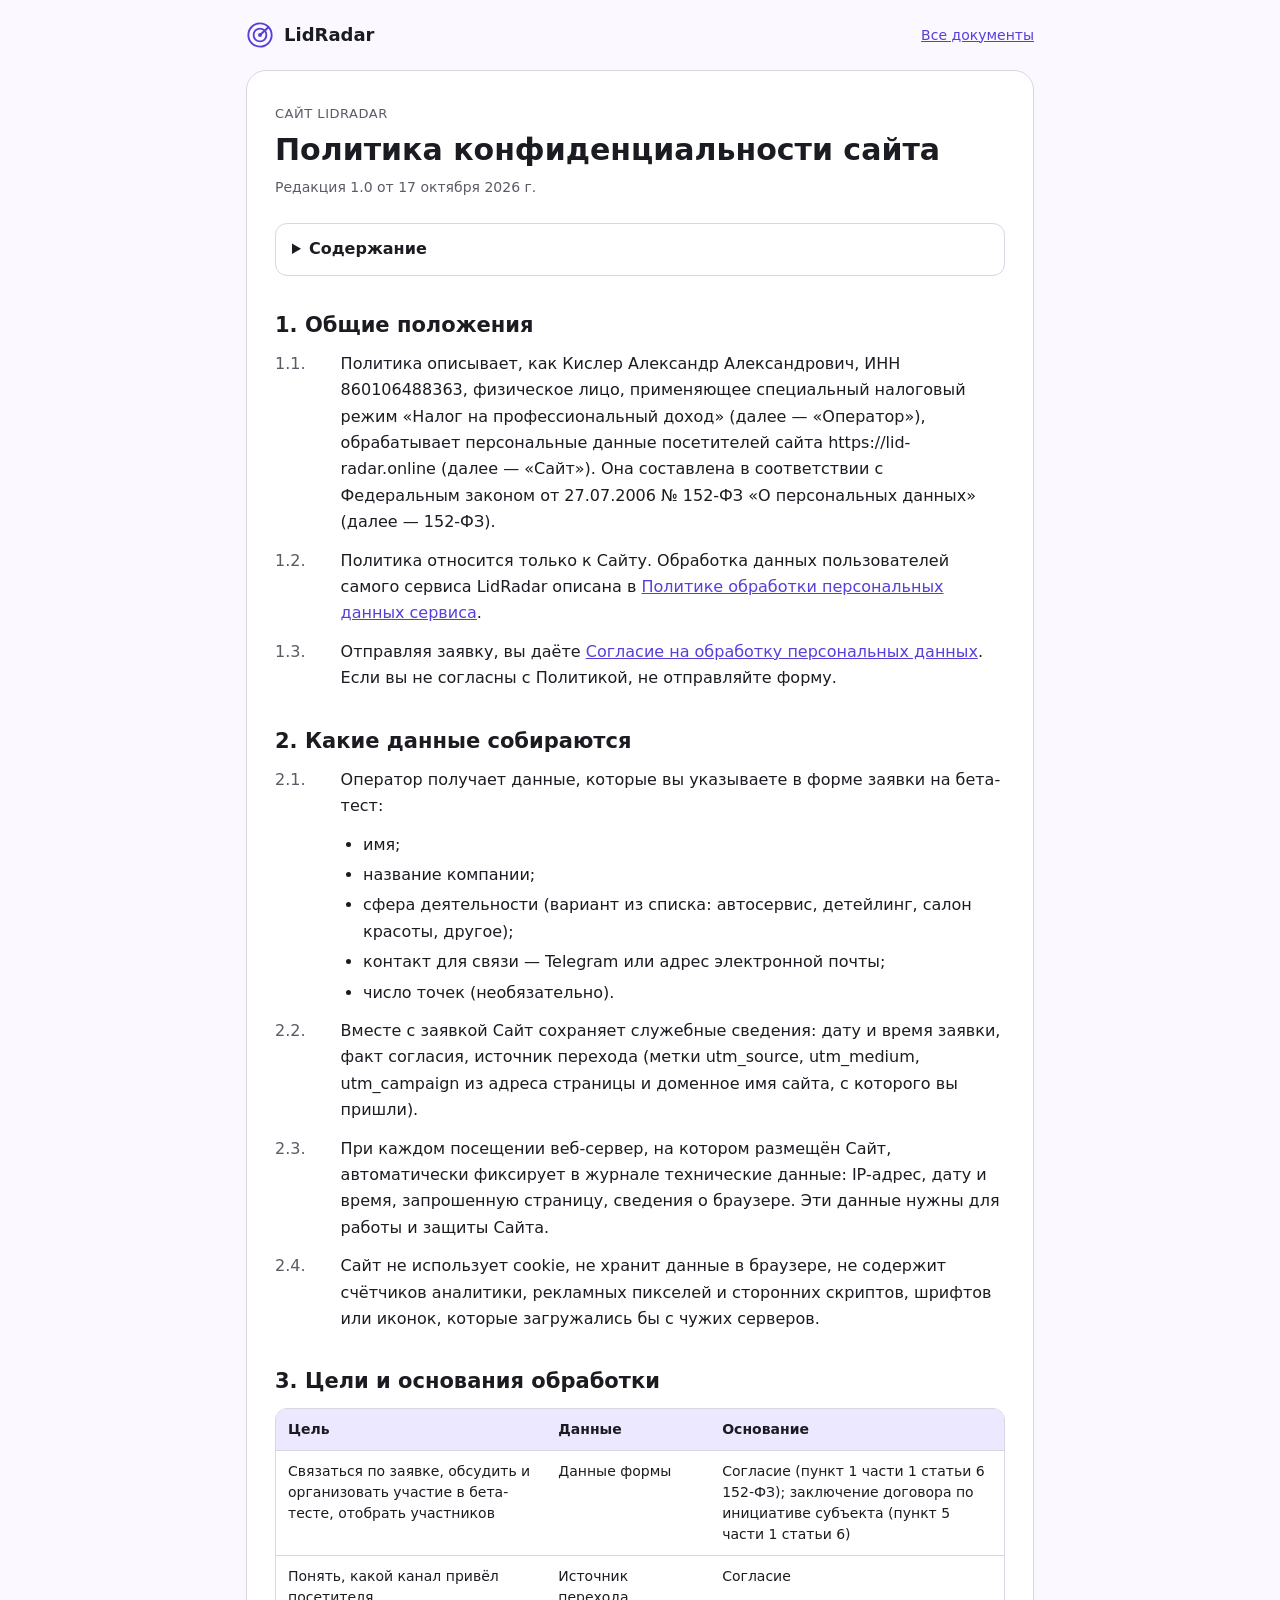
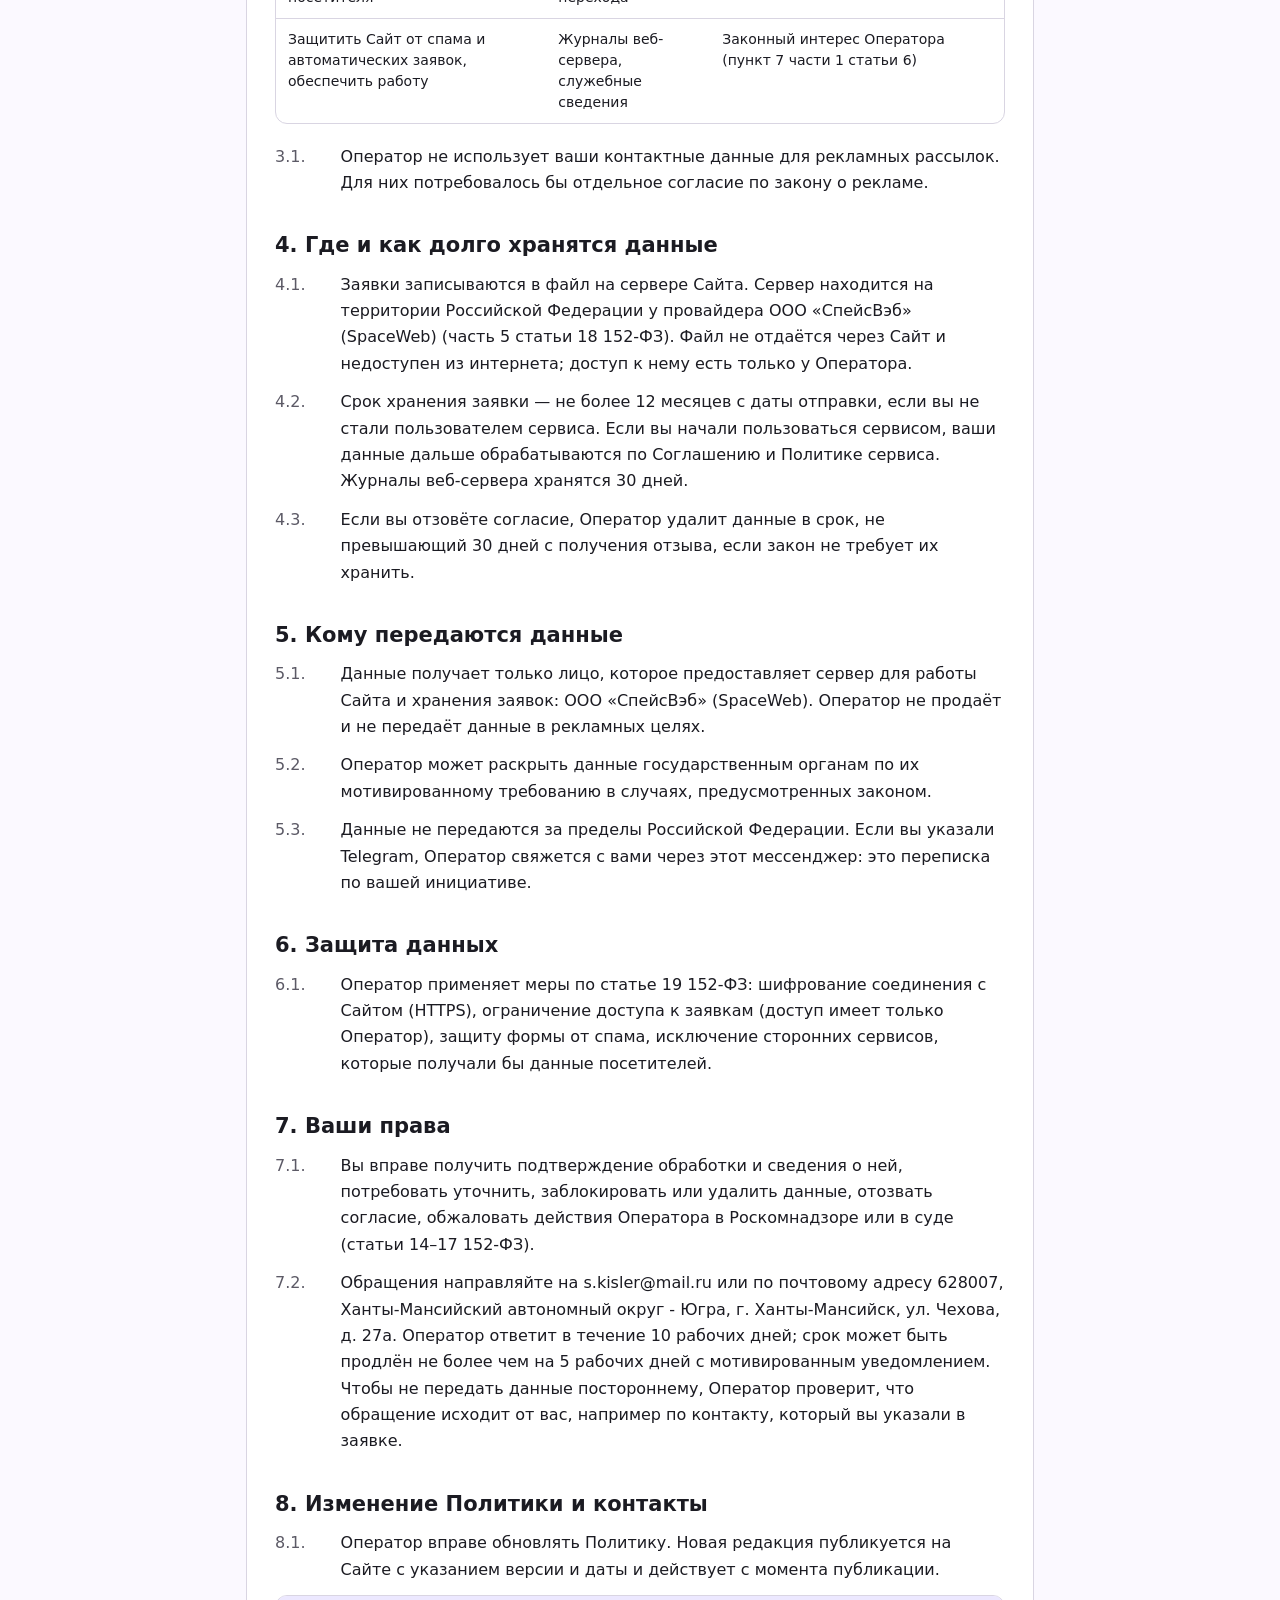
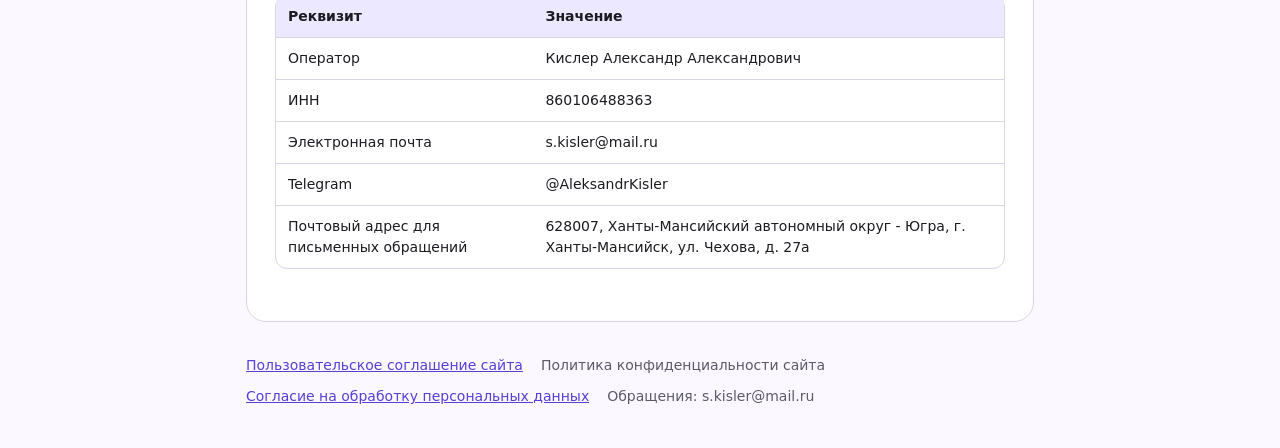
<file: legal/privacy.html>
<!doctype html>
<html lang="ru">
<head>
<meta charset="utf-8">
<meta name="viewport" content="width=device-width, initial-scale=1">
<title>Политика конфиденциальности сайта — LidRadar</title>
<meta name="description" content="Какие данные собирает сайт LidRadar при заявке на бета-тест, зачем, как долго хранит и как их удалить.">
<meta name="robots" content="index, follow">
<style>:root{color-scheme:light dark;--bg:#fbf9ff;--surface:#fff;--text:#1b1b22;--muted:#5c5a66;--line:#d9d5e2;--brand:#5640d8;--brand-soft:#ece8ff;--todo-bg:#fff0a8;--todo-text:#3d3000}
@media (prefers-color-scheme:dark){:root{--bg:#121827;--surface:#1a2133;--text:#ecebf3;--muted:#a9a7b6;--line:#30384d;--brand:#b9aaff;--brand-soft:#2b2656;--todo-bg:#5b4d00;--todo-text:#fff3b8}}
*{box-sizing:border-box}
html{-webkit-text-size-adjust:100%}
body{margin:0;background:var(--bg);color:var(--text);font:16px/1.65 system-ui,-apple-system,"Segoe UI",Roboto,"Helvetica Neue",Arial,sans-serif}
a{color:var(--brand)}
.top{display:flex;align-items:center;justify-content:space-between;gap:16px;max-width:820px;margin:0 auto;padding:20px 16px}
.brand{display:inline-flex;align-items:center;gap:10px;font-weight:700;font-size:18px;color:var(--text);text-decoration:none}
.brand svg{color:var(--brand)}
.top nav a{font-size:14px}
main{max-width:820px;margin:0 auto;padding:0 16px 32px}
article{background:var(--surface);border:1px solid var(--line);border-radius:20px;padding:32px 28px}
.eyebrow{margin:0 0 8px;font-size:13px;letter-spacing:.04em;text-transform:uppercase;color:var(--muted)}
h1{margin:0 0 8px;font-size:30px;line-height:1.2}
.meta{margin:0 0 24px;color:var(--muted);font-size:14px}
h2{margin:36px 0 12px;font-size:21px;line-height:1.3}
h3{margin:24px 0 8px;font-size:17px}
p{margin:0 0 12px}
.clause{display:grid;grid-template-columns:3.6em 1fr;column-gap:8px}
.num{color:var(--muted);font-variant-numeric:tabular-nums}
.clause+ul,.clause+ol{margin-left:calc(3.6em + 8px)}
ul,ol{margin:0 0 12px;padding-left:1.4em}
li{margin:4px 0}
.table-wrap{overflow-x:auto;margin:12px 0 20px;border:1px solid var(--line);border-radius:12px}
table{border-collapse:collapse;width:100%;font-size:14px;line-height:1.5}
th,td{padding:10px 12px;border-bottom:1px solid var(--line);text-align:left;vertical-align:top}
th{background:var(--brand-soft)}
tr:last-child td{border-bottom:0}
blockquote{margin:12px 0;padding:12px 16px;border-left:4px solid var(--brand);background:var(--brand-soft);border-radius:0 12px 12px 0}
blockquote p{margin:0}
code{font:13px ui-monospace,SFMono-Regular,Menlo,monospace;background:var(--brand-soft);padding:1px 5px;border-radius:5px}
hr{border:0;border-top:1px solid var(--line);margin:28px 0}
.todo{background:var(--todo-bg);color:var(--todo-text);padding:0 3px;border-radius:4px}
details.toc{margin:0 0 20px;padding:12px 16px;border:1px solid var(--line);border-radius:12px}
.toc summary{cursor:pointer;font-weight:600}
.toc ol{margin:10px 0 0}
.docs{display:flex;flex-wrap:wrap;gap:8px 18px;max-width:820px;margin:0 auto;padding:0 16px 40px;font-size:14px;color:var(--muted)}
.cards{display:grid;gap:12px;margin:20px 0 0;padding:0;list-style:none}
.card{display:block;padding:16px 18px;border:1px solid var(--line);border-radius:14px;text-decoration:none;color:var(--text)}
.card strong{display:block;font-size:17px;margin-bottom:2px}
.card span{color:var(--muted);font-size:14px}
@media (max-width:560px){article{padding:22px 16px;border-radius:14px}h1{font-size:25px}.clause{display:block}.clause+ul,.clause+ol{margin-left:0}.num{font-weight:600;margin-right:6px}}
@media print{.top,.docs{display:none}article{border:0;padding:0}body{background:#fff;color:#000}}</style>
</head>
<body>
<header class="top">
  <a class="brand" href="../index.html"><svg width="28" height="28" viewBox="0 0 24 24" aria-hidden="true"><circle cx="12" cy="12" r="10" fill="none" stroke="currentColor" stroke-width="1.6"/><circle cx="12" cy="12" r="5.5" fill="none" stroke="currentColor" stroke-width="1.6"/><path d="M12 12 19 5.5" stroke="currentColor" stroke-width="1.8" stroke-linecap="round"/><circle cx="12" cy="12" r="1.7" fill="currentColor"/></svg><span>LidRadar</span></a>
  <nav><a href="index.html">Все документы</a></nav>
</header>
<main>
<article>
<p class="eyebrow">Сайт LidRadar</p>
<h1>Политика конфиденциальности сайта</h1>
<p class="meta">Редакция 1.0 от 17 октября 2026 г.</p>
<details class="toc"><summary>Содержание</summary><ol><li><a href="#s1">Общие положения</a></li><li><a href="#s2">Какие данные собираются</a></li><li><a href="#s3">Цели и основания обработки</a></li><li><a href="#s4">Где и как долго хранятся данные</a></li><li><a href="#s5">Кому передаются данные</a></li><li><a href="#s6">Защита данных</a></li><li><a href="#s7">Ваши права</a></li><li><a href="#s8">Изменение Политики и контакты</a></li></ol></details>
<h2 id="s1">1. Общие положения</h2>
<p class="clause"><span class="num">1.1.</span><span>Политика описывает, как Кислер Александр Александрович, ИНН 860106488363, физическое лицо, применяющее специальный налоговый режим «Налог на профессиональный доход» (далее — «Оператор»), обрабатывает персональные данные посетителей сайта https://lid-radar.online (далее — «Сайт»). Она составлена в соответствии с Федеральным законом от 27.07.2006 № 152-ФЗ «О персональных данных» (далее — 152-ФЗ).</span></p>
<p class="clause"><span class="num">1.2.</span><span>Политика относится только к Сайту. Обработка данных пользователей самого сервиса LidRadar описана в <a href="https://app-lid-radar.ru/legal/privacy.html">Политике обработки персональных данных сервиса</a>.</span></p>
<p class="clause"><span class="num">1.3.</span><span>Отправляя заявку, вы даёте <a href="consent.html">Согласие на обработку персональных данных</a>. Если вы не согласны с Политикой, не отправляйте форму.</span></p>
<h2 id="s2">2. Какие данные собираются</h2>
<p class="clause"><span class="num">2.1.</span><span>Оператор получает данные, которые вы указываете в форме заявки на бета-тест:</span></p>
<ul><li>имя;</li><li>название компании;</li><li>сфера деятельности (вариант из списка: автосервис, детейлинг, салон красоты, другое);</li><li>контакт для связи — Telegram или адрес электронной почты;</li><li>число точек (необязательно).</li></ul>
<p class="clause"><span class="num">2.2.</span><span>Вместе с заявкой Сайт сохраняет служебные сведения: дату и время заявки, факт согласия, источник перехода (метки utm_source, utm_medium, utm_campaign из адреса страницы и доменное имя сайта, с которого вы пришли).</span></p>
<p class="clause"><span class="num">2.3.</span><span>При каждом посещении веб-сервер, на котором размещён Сайт, автоматически фиксирует в журнале технические данные: IP-адрес, дату и время, запрошенную страницу, сведения о браузере. Эти данные нужны для работы и защиты Сайта.</span></p>
<p class="clause"><span class="num">2.4.</span><span>Сайт не использует cookie, не хранит данные в браузере, не содержит счётчиков аналитики, рекламных пикселей и сторонних скриптов, шрифтов или иконок, которые загружались бы с чужих серверов.</span></p>
<h2 id="s3">3. Цели и основания обработки</h2>
<div class="table-wrap"><table><thead><tr><th>Цель</th><th>Данные</th><th>Основание</th></tr></thead><tbody><tr><td>Связаться по заявке, обсудить и организовать участие в бета-тесте, отобрать участников</td><td>Данные формы</td><td>Согласие (пункт 1 части 1 статьи 6 152-ФЗ); заключение договора по инициативе субъекта (пункт 5 части 1 статьи 6)</td></tr><tr><td>Понять, какой канал привёл посетителя</td><td>Источник перехода</td><td>Согласие</td></tr><tr><td>Защитить Сайт от спама и автоматических заявок, обеспечить работу</td><td>Журналы веб-сервера, служебные сведения</td><td>Законный интерес Оператора (пункт 7 части 1 статьи 6)</td></tr></tbody></table></div>
<p class="clause"><span class="num">3.1.</span><span>Оператор не использует ваши контактные данные для рекламных рассылок. Для них потребовалось бы отдельное согласие по закону о рекламе.</span></p>
<h2 id="s4">4. Где и как долго хранятся данные</h2>
<p class="clause"><span class="num">4.1.</span><span>Заявки записываются в файл на сервере Сайта. Сервер находится на территории Российской Федерации у провайдера ООО «СпейсВэб» (SpaceWeb) (часть 5 статьи 18 152-ФЗ). Файл не отдаётся через Сайт и недоступен из интернета; доступ к нему есть только у Оператора.</span></p>
<p class="clause"><span class="num">4.2.</span><span>Срок хранения заявки — не более 12 месяцев с даты отправки, если вы не стали пользователем сервиса. Если вы начали пользоваться сервисом, ваши данные дальше обрабатываются по Соглашению и Политике сервиса. Журналы веб-сервера хранятся 30 дней.</span></p>
<p class="clause"><span class="num">4.3.</span><span>Если вы отзовёте согласие, Оператор удалит данные в срок, не превышающий 30 дней с получения отзыва, если закон не требует их хранить.</span></p>
<h2 id="s5">5. Кому передаются данные</h2>
<p class="clause"><span class="num">5.1.</span><span>Данные получает только лицо, которое предоставляет сервер для работы Сайта и хранения заявок: ООО «СпейсВэб» (SpaceWeb). Оператор не продаёт и не передаёт данные в рекламных целях.</span></p>
<p class="clause"><span class="num">5.2.</span><span>Оператор может раскрыть данные государственным органам по их мотивированному требованию в случаях, предусмотренных законом.</span></p>
<p class="clause"><span class="num">5.3.</span><span>Данные не передаются за пределы Российской Федерации. Если вы указали Telegram, Оператор свяжется с вами через этот мессенджер: это переписка по вашей инициативе.</span></p>
<h2 id="s6">6. Защита данных</h2>
<p class="clause"><span class="num">6.1.</span><span>Оператор применяет меры по статье 19 152-ФЗ: шифрование соединения с Сайтом (HTTPS), ограничение доступа к заявкам (доступ имеет только Оператор), защиту формы от спама, исключение сторонних сервисов, которые получали бы данные посетителей.</span></p>
<h2 id="s7">7. Ваши права</h2>
<p class="clause"><span class="num">7.1.</span><span>Вы вправе получить подтверждение обработки и сведения о ней, потребовать уточнить, заблокировать или удалить данные, отозвать согласие, обжаловать действия Оператора в Роскомнадзоре или в суде (статьи 14–17 152-ФЗ).</span></p>
<p class="clause"><span class="num">7.2.</span><span>Обращения направляйте на s.kisler@mail.ru или по почтовому адресу 628007, Ханты-Мансийский автономный округ - Югра, г. Ханты-Мансийск, ул. Чехова, д. 27а. Оператор ответит в течение 10 рабочих дней; срок может быть продлён не более чем на 5 рабочих дней с мотивированным уведомлением. Чтобы не передать данные постороннему, Оператор проверит, что обращение исходит от вас, например по контакту, который вы указали в заявке.</span></p>
<h2 id="s8">8. Изменение Политики и контакты</h2>
<p class="clause"><span class="num">8.1.</span><span>Оператор вправе обновлять Политику. Новая редакция публикуется на Сайте с указанием версии и даты и действует с момента публикации.</span></p>
<div class="table-wrap"><table><thead><tr><th>Реквизит</th><th>Значение</th></tr></thead><tbody><tr><td>Оператор</td><td>Кислер Александр Александрович</td></tr><tr><td>ИНН</td><td>860106488363</td></tr><tr><td>Электронная почта</td><td>s.kisler@mail.ru</td></tr><tr><td>Telegram</td><td>@AleksandrKisler</td></tr><tr><td>Почтовый адрес для письменных обращений</td><td>628007, Ханты-Мансийский автономный округ - Югра, г. Ханты-Мансийск, ул. Чехова, д. 27а</td></tr></tbody></table></div>
</article>
</main>
<footer class="docs">
    <a href="terms.html">Пользовательское соглашение сайта</a>
    <span>Политика конфиденциальности сайта</span>
    <a href="consent.html">Согласие на обработку персональных данных</a>
    <span>Обращения: s.kisler@mail.ru</span>
</footer>
</body>
</html>
</file>
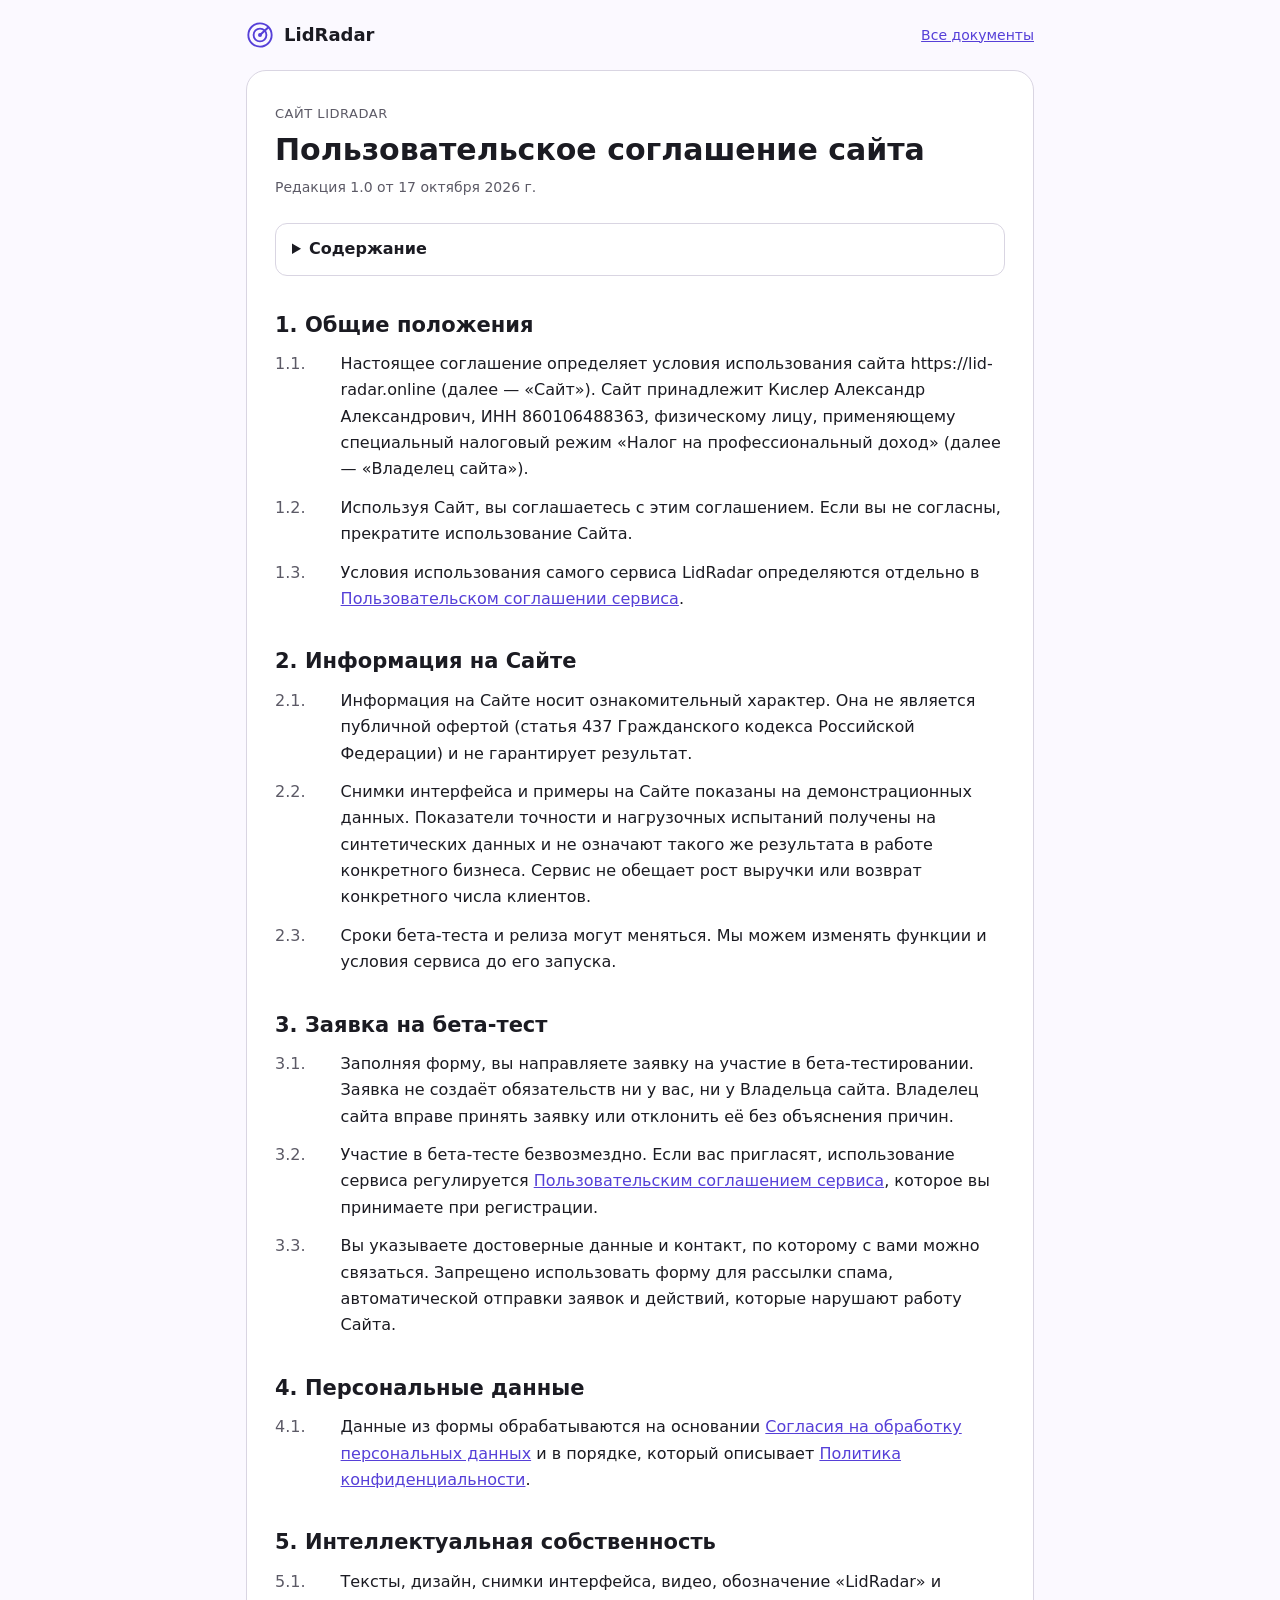
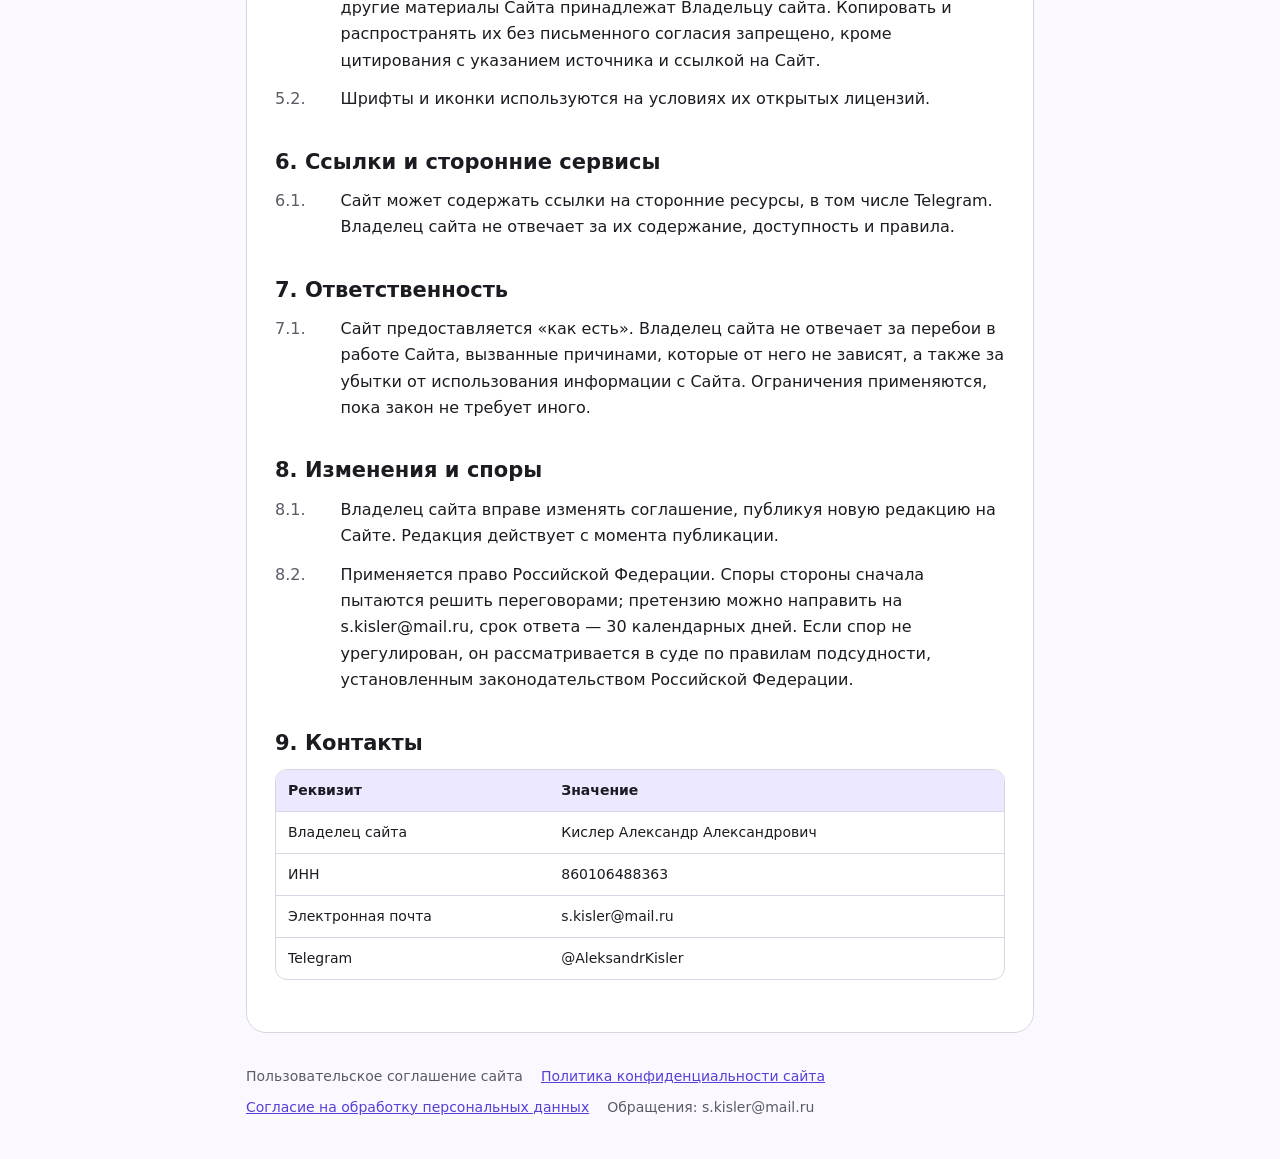
<file: legal/terms.html>
<!doctype html>
<html lang="ru">
<head>
<meta charset="utf-8">
<meta name="viewport" content="width=device-width, initial-scale=1">
<title>Пользовательское соглашение сайта — LidRadar</title>
<meta name="description" content="Условия использования сайта LidRadar и подачи заявки на бета-тест.">
<meta name="robots" content="index, follow">
<style>:root{color-scheme:light dark;--bg:#fbf9ff;--surface:#fff;--text:#1b1b22;--muted:#5c5a66;--line:#d9d5e2;--brand:#5640d8;--brand-soft:#ece8ff;--todo-bg:#fff0a8;--todo-text:#3d3000}
@media (prefers-color-scheme:dark){:root{--bg:#121827;--surface:#1a2133;--text:#ecebf3;--muted:#a9a7b6;--line:#30384d;--brand:#b9aaff;--brand-soft:#2b2656;--todo-bg:#5b4d00;--todo-text:#fff3b8}}
*{box-sizing:border-box}
html{-webkit-text-size-adjust:100%}
body{margin:0;background:var(--bg);color:var(--text);font:16px/1.65 system-ui,-apple-system,"Segoe UI",Roboto,"Helvetica Neue",Arial,sans-serif}
a{color:var(--brand)}
.top{display:flex;align-items:center;justify-content:space-between;gap:16px;max-width:820px;margin:0 auto;padding:20px 16px}
.brand{display:inline-flex;align-items:center;gap:10px;font-weight:700;font-size:18px;color:var(--text);text-decoration:none}
.brand svg{color:var(--brand)}
.top nav a{font-size:14px}
main{max-width:820px;margin:0 auto;padding:0 16px 32px}
article{background:var(--surface);border:1px solid var(--line);border-radius:20px;padding:32px 28px}
.eyebrow{margin:0 0 8px;font-size:13px;letter-spacing:.04em;text-transform:uppercase;color:var(--muted)}
h1{margin:0 0 8px;font-size:30px;line-height:1.2}
.meta{margin:0 0 24px;color:var(--muted);font-size:14px}
h2{margin:36px 0 12px;font-size:21px;line-height:1.3}
h3{margin:24px 0 8px;font-size:17px}
p{margin:0 0 12px}
.clause{display:grid;grid-template-columns:3.6em 1fr;column-gap:8px}
.num{color:var(--muted);font-variant-numeric:tabular-nums}
.clause+ul,.clause+ol{margin-left:calc(3.6em + 8px)}
ul,ol{margin:0 0 12px;padding-left:1.4em}
li{margin:4px 0}
.table-wrap{overflow-x:auto;margin:12px 0 20px;border:1px solid var(--line);border-radius:12px}
table{border-collapse:collapse;width:100%;font-size:14px;line-height:1.5}
th,td{padding:10px 12px;border-bottom:1px solid var(--line);text-align:left;vertical-align:top}
th{background:var(--brand-soft)}
tr:last-child td{border-bottom:0}
blockquote{margin:12px 0;padding:12px 16px;border-left:4px solid var(--brand);background:var(--brand-soft);border-radius:0 12px 12px 0}
blockquote p{margin:0}
code{font:13px ui-monospace,SFMono-Regular,Menlo,monospace;background:var(--brand-soft);padding:1px 5px;border-radius:5px}
hr{border:0;border-top:1px solid var(--line);margin:28px 0}
.todo{background:var(--todo-bg);color:var(--todo-text);padding:0 3px;border-radius:4px}
details.toc{margin:0 0 20px;padding:12px 16px;border:1px solid var(--line);border-radius:12px}
.toc summary{cursor:pointer;font-weight:600}
.toc ol{margin:10px 0 0}
.docs{display:flex;flex-wrap:wrap;gap:8px 18px;max-width:820px;margin:0 auto;padding:0 16px 40px;font-size:14px;color:var(--muted)}
.cards{display:grid;gap:12px;margin:20px 0 0;padding:0;list-style:none}
.card{display:block;padding:16px 18px;border:1px solid var(--line);border-radius:14px;text-decoration:none;color:var(--text)}
.card strong{display:block;font-size:17px;margin-bottom:2px}
.card span{color:var(--muted);font-size:14px}
@media (max-width:560px){article{padding:22px 16px;border-radius:14px}h1{font-size:25px}.clause{display:block}.clause+ul,.clause+ol{margin-left:0}.num{font-weight:600;margin-right:6px}}
@media print{.top,.docs{display:none}article{border:0;padding:0}body{background:#fff;color:#000}}</style>
</head>
<body>
<header class="top">
  <a class="brand" href="../index.html"><svg width="28" height="28" viewBox="0 0 24 24" aria-hidden="true"><circle cx="12" cy="12" r="10" fill="none" stroke="currentColor" stroke-width="1.6"/><circle cx="12" cy="12" r="5.5" fill="none" stroke="currentColor" stroke-width="1.6"/><path d="M12 12 19 5.5" stroke="currentColor" stroke-width="1.8" stroke-linecap="round"/><circle cx="12" cy="12" r="1.7" fill="currentColor"/></svg><span>LidRadar</span></a>
  <nav><a href="index.html">Все документы</a></nav>
</header>
<main>
<article>
<p class="eyebrow">Сайт LidRadar</p>
<h1>Пользовательское соглашение сайта</h1>
<p class="meta">Редакция 1.0 от 17 октября 2026 г.</p>
<details class="toc"><summary>Содержание</summary><ol><li><a href="#s1">Общие положения</a></li><li><a href="#s2">Информация на Сайте</a></li><li><a href="#s3">Заявка на бета-тест</a></li><li><a href="#s4">Персональные данные</a></li><li><a href="#s5">Интеллектуальная собственность</a></li><li><a href="#s6">Ссылки и сторонние сервисы</a></li><li><a href="#s7">Ответственность</a></li><li><a href="#s8">Изменения и споры</a></li><li><a href="#s9">Контакты</a></li></ol></details>
<h2 id="s1">1. Общие положения</h2>
<p class="clause"><span class="num">1.1.</span><span>Настоящее соглашение определяет условия использования сайта https://lid-radar.online (далее — «Сайт»). Сайт принадлежит Кислер Александр Александрович, ИНН 860106488363, физическому лицу, применяющему специальный налоговый режим «Налог на профессиональный доход» (далее — «Владелец сайта»).</span></p>
<p class="clause"><span class="num">1.2.</span><span>Используя Сайт, вы соглашаетесь с этим соглашением. Если вы не согласны, прекратите использование Сайта.</span></p>
<p class="clause"><span class="num">1.3.</span><span>Условия использования самого сервиса LidRadar определяются отдельно в <a href="https://app-lid-radar.ru/legal/terms.html">Пользовательском соглашении сервиса</a>.</span></p>
<h2 id="s2">2. Информация на Сайте</h2>
<p class="clause"><span class="num">2.1.</span><span>Информация на Сайте носит ознакомительный характер. Она не является публичной офертой (статья 437 Гражданского кодекса Российской Федерации) и не гарантирует результат.</span></p>
<p class="clause"><span class="num">2.2.</span><span>Снимки интерфейса и примеры на Сайте показаны на демонстрационных данных. Показатели точности и нагрузочных испытаний получены на синтетических данных и не означают такого же результата в работе конкретного бизнеса. Сервис не обещает рост выручки или возврат конкретного числа клиентов.</span></p>
<p class="clause"><span class="num">2.3.</span><span>Сроки бета-теста и релиза могут меняться. Мы можем изменять функции и условия сервиса до его запуска.</span></p>
<h2 id="s3">3. Заявка на бета-тест</h2>
<p class="clause"><span class="num">3.1.</span><span>Заполняя форму, вы направляете заявку на участие в бета-тестировании. Заявка не создаёт обязательств ни у вас, ни у Владельца сайта. Владелец сайта вправе принять заявку или отклонить её без объяснения причин.</span></p>
<p class="clause"><span class="num">3.2.</span><span>Участие в бета-тесте безвозмездно. Если вас пригласят, использование сервиса регулируется <a href="https://app-lid-radar.ru/legal/terms.html">Пользовательским соглашением сервиса</a>, которое вы принимаете при регистрации.</span></p>
<p class="clause"><span class="num">3.3.</span><span>Вы указываете достоверные данные и контакт, по которому с вами можно связаться. Запрещено использовать форму для рассылки спама, автоматической отправки заявок и действий, которые нарушают работу Сайта.</span></p>
<h2 id="s4">4. Персональные данные</h2>
<p class="clause"><span class="num">4.1.</span><span>Данные из формы обрабатываются на основании <a href="consent.html">Согласия на обработку персональных данных</a> и в порядке, который описывает <a href="privacy.html">Политика конфиденциальности</a>.</span></p>
<h2 id="s5">5. Интеллектуальная собственность</h2>
<p class="clause"><span class="num">5.1.</span><span>Тексты, дизайн, снимки интерфейса, видео, обозначение «LidRadar» и другие материалы Сайта принадлежат Владельцу сайта. Копировать и распространять их без письменного согласия запрещено, кроме цитирования с указанием источника и ссылкой на Сайт.</span></p>
<p class="clause"><span class="num">5.2.</span><span>Шрифты и иконки используются на условиях их открытых лицензий.</span></p>
<h2 id="s6">6. Ссылки и сторонние сервисы</h2>
<p class="clause"><span class="num">6.1.</span><span>Сайт может содержать ссылки на сторонние ресурсы, в том числе Telegram. Владелец сайта не отвечает за их содержание, доступность и правила.</span></p>
<h2 id="s7">7. Ответственность</h2>
<p class="clause"><span class="num">7.1.</span><span>Сайт предоставляется «как есть». Владелец сайта не отвечает за перебои в работе Сайта, вызванные причинами, которые от него не зависят, а также за убытки от использования информации с Сайта. Ограничения применяются, пока закон не требует иного.</span></p>
<h2 id="s8">8. Изменения и споры</h2>
<p class="clause"><span class="num">8.1.</span><span>Владелец сайта вправе изменять соглашение, публикуя новую редакцию на Сайте. Редакция действует с момента публикации.</span></p>
<p class="clause"><span class="num">8.2.</span><span>Применяется право Российской Федерации. Споры стороны сначала пытаются решить переговорами; претензию можно направить на s.kisler@mail.ru, срок ответа — 30 календарных дней. Если спор не урегулирован, он рассматривается в суде по правилам подсудности, установленным законодательством Российской Федерации.</span></p>
<h2 id="s9">9. Контакты</h2>
<div class="table-wrap"><table><thead><tr><th>Реквизит</th><th>Значение</th></tr></thead><tbody><tr><td>Владелец сайта</td><td>Кислер Александр Александрович</td></tr><tr><td>ИНН</td><td>860106488363</td></tr><tr><td>Электронная почта</td><td>s.kisler@mail.ru</td></tr><tr><td>Telegram</td><td>@AleksandrKisler</td></tr></tbody></table></div>
</article>
</main>
<footer class="docs">
    <span>Пользовательское соглашение сайта</span>
    <a href="privacy.html">Политика конфиденциальности сайта</a>
    <a href="consent.html">Согласие на обработку персональных данных</a>
    <span>Обращения: s.kisler@mail.ru</span>
</footer>
</body>
</html>
</file>
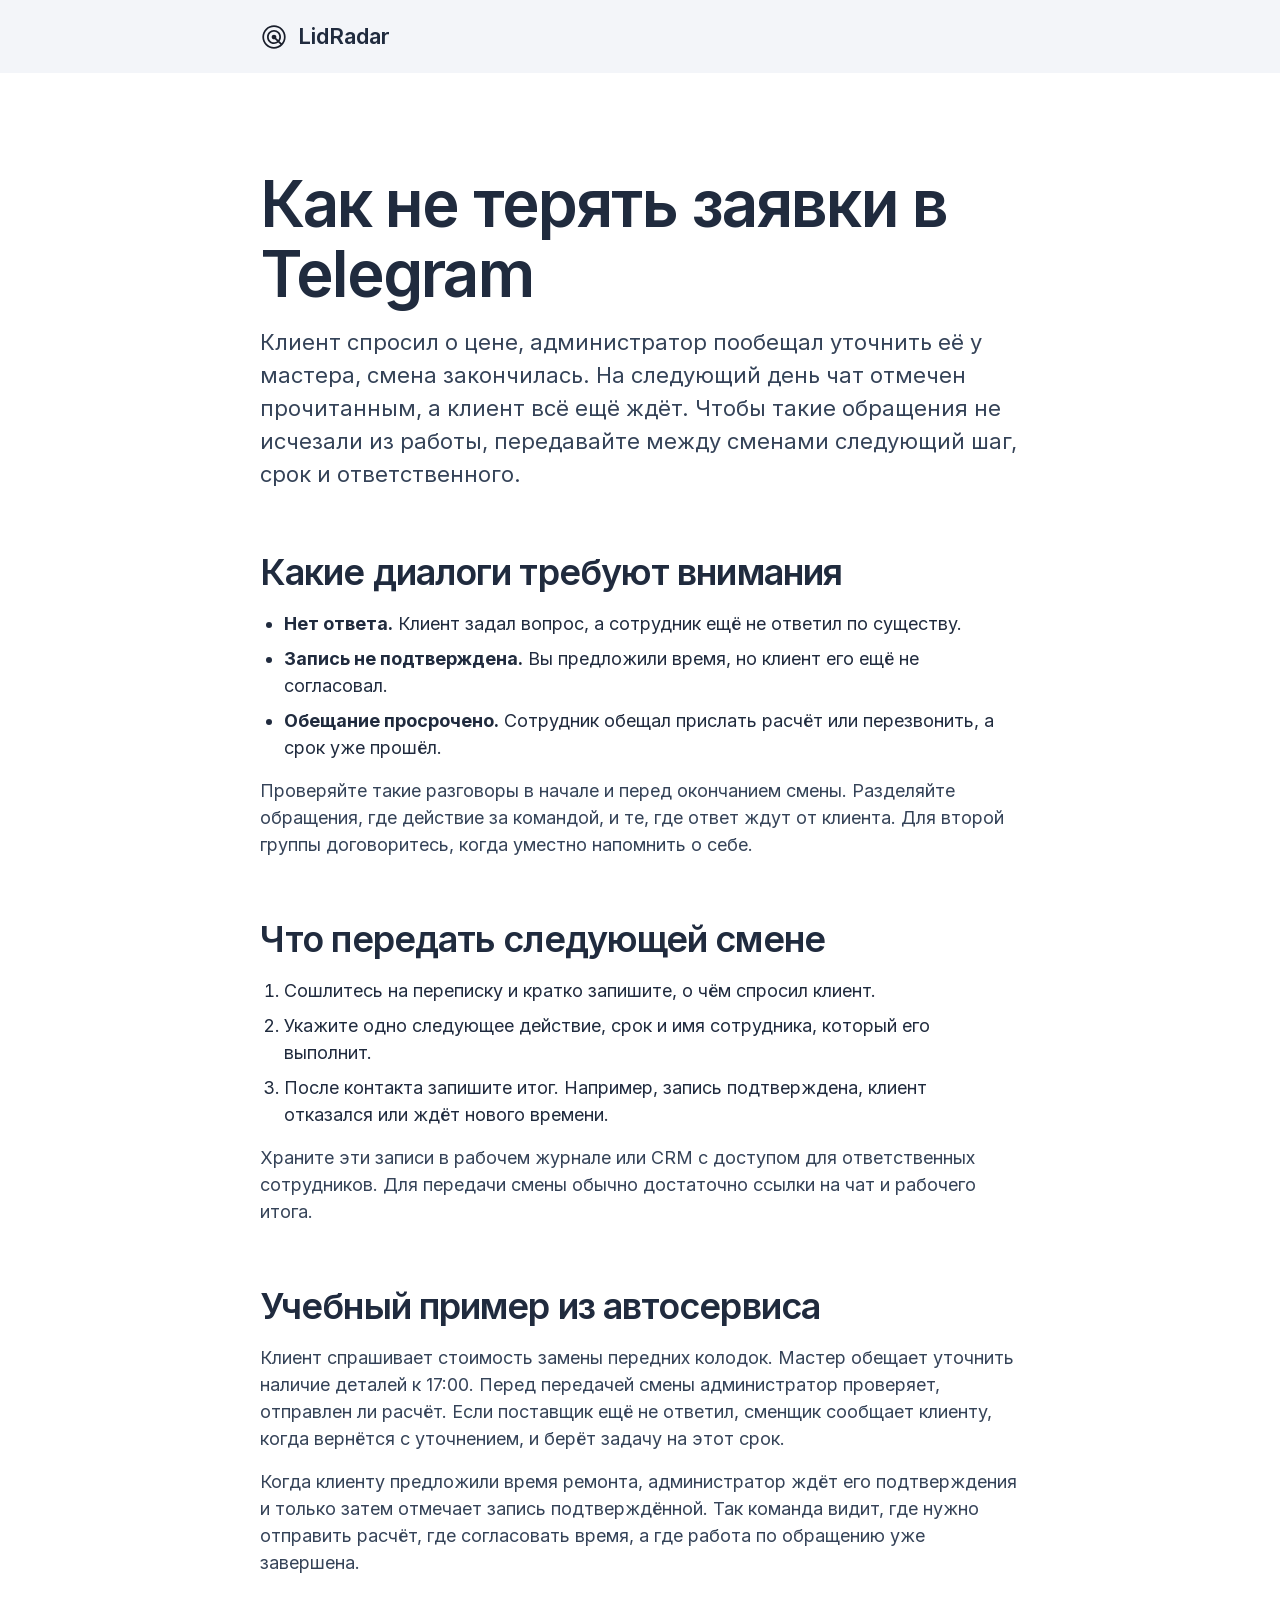
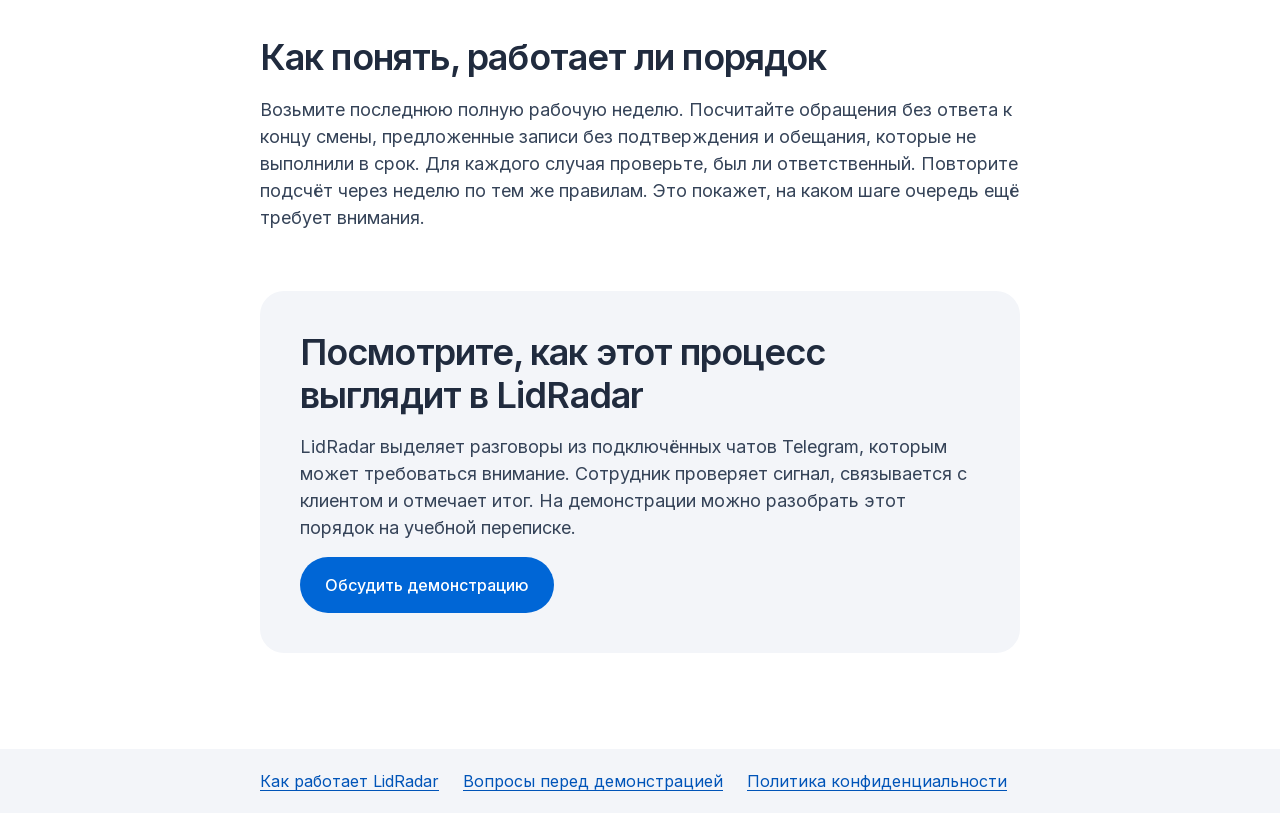
<file: pages/kak-ne-teryat-zayavki-v-telegram.html>
<!doctype html>
<html lang="ru">
  <head>
    <meta charset="utf-8" />
    <meta name="viewport" content="width=device-width, initial-scale=1" />
    <title>Как не терять заявки в Telegram — инструкция для сервисного бизнеса</title>
    <meta
      name="description"
      content="Как замечать заявки без ответа, подтверждать записи и передавать обещания между сменами. Чек-лист для сервисного бизнеса и пример из автосервиса."
    />
    <link rel="canonical" href="https://lid-radar.online/kak-ne-teryat-zayavki-v-telegram/" />
    <meta property="og:type" content="article" />
    <meta property="og:site_name" content="LidRadar" />
    <meta property="og:locale" content="ru_RU" />
    <meta property="og:url" content="https://lid-radar.online/kak-ne-teryat-zayavki-v-telegram/" />
    <meta property="og:title" content="Как не терять заявки в Telegram" />
    <meta property="og:description" content="Чек-лист для владельца и администратора сервисного бизнеса с примером из автосервиса." />
    <link rel="icon" href="/assets/img/landing-r8/logo.svg" type="image/svg+xml" />
    <link rel="stylesheet" href="/assets/styles.css?v=r8-af9ef7c" />
    <link rel="stylesheet" href="/assets/guide.css?v=1" />
  </head>
  <body>
    <a class="skip-link" href="#main">К содержанию</a>
    <header class="guide-header">
      <div class="guide-container">
        <a class="brand" href="/">
          <img src="/assets/img/landing-r8/logo.svg" width="28" height="28" alt="" />
          LidRadar
        </a>
      </div>
    </header>
    <main class="guide-container" id="main" tabindex="-1">
      <article class="guide-article">
        <header>
          <h1>Как не терять заявки в Telegram</h1>
          <p class="guide-intro">
            Клиент спросил о цене, администратор пообещал уточнить её у мастера,
            смена закончилась. На следующий день чат отмечен прочитанным, а
            клиент всё ещё ждёт. Чтобы такие обращения не исчезали из работы,
            передавайте между сменами следующий шаг, срок и ответственного.
          </p>
        </header>

        <section aria-labelledby="situations">
          <h2 id="situations">Какие диалоги требуют внимания</h2>
          <ul>
            <li><strong>Нет ответа.</strong> Клиент задал вопрос, а сотрудник ещё не ответил по существу.</li>
            <li><strong>Запись не подтверждена.</strong> Вы предложили время, но клиент его ещё не согласовал.</li>
            <li><strong>Обещание просрочено.</strong> Сотрудник обещал прислать расчёт или перезвонить, а срок уже прошёл.</li>
          </ul>
          <p>
            Проверяйте такие разговоры в начале и перед окончанием смены.
            Разделяйте обращения, где действие за командой, и те, где ответ
            ждут от клиента. Для второй группы договоритесь, когда уместно
            напомнить о себе.
          </p>
        </section>

        <section aria-labelledby="shift">
          <h2 id="shift">Что передать следующей смене</h2>
          <ol>
            <li>Сошлитесь на переписку и кратко запишите, о чём спросил клиент.</li>
            <li>Укажите одно следующее действие, срок и имя сотрудника, который его выполнит.</li>
            <li>После контакта запишите итог. Например, запись подтверждена, клиент отказался или ждёт нового времени.</li>
          </ol>
          <p>
            Храните эти записи в рабочем журнале или CRM с доступом для
            ответственных сотрудников. Для передачи смены обычно достаточно
            ссылки на чат и рабочего итога.
          </p>
        </section>

        <section aria-labelledby="example">
          <h2 id="example">Учебный пример из автосервиса</h2>
          <p>
            Клиент спрашивает стоимость замены передних колодок. Мастер обещает
            уточнить наличие деталей к 17:00. Перед передачей смены
            администратор проверяет, отправлен ли расчёт. Если поставщик ещё
            не ответил, сменщик сообщает клиенту, когда вернётся с уточнением,
            и берёт задачу на этот срок.
          </p>
          <p>
            Когда клиенту предложили время ремонта, администратор ждёт его
            подтверждения и только затем отмечает запись подтверждённой.
            Так команда видит, где нужно отправить расчёт, где согласовать
            время, а где работа по обращению уже завершена.
          </p>
        </section>

        <section aria-labelledby="check">
          <h2 id="check">Как понять, работает ли порядок</h2>
          <p>
            Возьмите последнюю полную рабочую неделю. Посчитайте обращения без
            ответа к концу смены, предложенные записи без подтверждения и
            обещания, которые не выполнили в срок. Для каждого случая проверьте,
            был ли ответственный. Повторите подсчёт через неделю по тем же
            правилам. Это покажет, на каком шаге очередь ещё требует внимания.
          </p>
        </section>

        <section class="guide-cta" aria-labelledby="demo-title">
          <h2 id="demo-title">Посмотрите, как этот процесс выглядит в LidRadar</h2>
          <p>
            LidRadar выделяет разговоры из подключённых чатов Telegram,
            которым может требоваться внимание. Сотрудник проверяет сигнал,
            связывается с клиентом и отмечает итог. На демонстрации можно
            разобрать этот порядок на учебной переписке.
          </p>
          <a class="btn" href="/#demo">Обсудить демонстрацию</a>
        </section>
      </article>
    </main>
    <footer class="guide-footer">
      <nav class="guide-container" aria-label="Ссылки LidRadar">
        <a href="/#how">Как работает LidRadar</a>
        <a href="/#faq">Вопросы перед демонстрацией</a>
        <a href="/legal/privacy.html">Политика конфиденциальности</a>
      </nav>
    </footer>
  </body>
</html>
</file>
<file: assets/styles.css>
@font-face {
  font-family: Inter;
  src: url("./fonts/InterVariable.woff2") format("woff2");
  font-style: normal;
  font-weight: 100 900;
  font-display: swap;
}
:root {
  --ink: #202b3e;
  --secondary: #354358;
  --accent: #0066d6;
  --link: #0054b8;
  --surface: #f3f5f9;
  --line: #617087;
  --dark: #0e1422;
  --space: 40px;
  --gutter: 40px;
}
* {
  box-sizing: border-box;
}
html {
  scroll-padding-top: 24px;
}
body {
  margin: 0;
  background: #fff;
  color: var(--ink);
  font:
    400 18px/1.5 Inter,
    Arial,
    sans-serif;
  font-optical-sizing: none;
  -webkit-font-smoothing: antialiased;
  -moz-osx-font-smoothing: grayscale;
}
h1,
h2,
h3,
p,
figure,
ol,
ul {
  margin: 0;
}
h1,
h2,
h3 {
  font-weight: 600;
  line-height: 1.1;
}
h2 {
  font-size: 56px;
  letter-spacing: -0.025em;
}
h3 {
  font-size: 28px;
}
p {
  color: var(--secondary);
}
a {
  color: var(--link);
  text-underline-offset: 3px;
}
button,
input,
select {
  font: inherit;
}
button,
a,
input,
select,
summary {
  -webkit-tap-highlight-color: transparent;
}
button,
summary,
select {
  cursor: pointer;
}
img {
  display: block;
  max-width: 100%;
  height: auto;
}
hr {
  border: 0;
  height: 1px;
  background: var(--line);
  margin: 0;
  width: 100%;
}
[hidden] {
  display: none !important;
}
:focus-visible {
  outline: 2px solid var(--link);
  outline-offset: 4px;
}
.sr-only,
.honeypot {
  position: absolute;
  width: 1px;
  height: 1px;
  padding: 0;
  margin: -1px;
  overflow: hidden;
  clip: rect(0, 0, 0, 0);
  white-space: nowrap;
  border: 0;
}
.skip-link {
  position: fixed;
  left: 16px;
  top: -100px;
  z-index: 100;
  padding: 12px;
  background: #fff;
}
.skip-link:focus {
  top: 16px;
}
.stack {
  display: flex;
  flex-direction: column;
  gap: 24px;
  min-width: 0;
}
.container {
  width: min(1200px, calc(100% - 2 * var(--gutter)));
  margin-inline: auto;
}
.section {
  padding-block: 104px;
}
.section > .stack {
  gap: 40px;
}
.small {
  font-size: 16px;
  line-height: 1.5;
}
.footer .small {
  font-weight: 500;
}
.medium {
  font-weight: 500;
}
.large {
  font-size: 22px;
}
.ink {
  color: var(--ink);
}
.link-color {
  color: var(--link);
}
.btn {
  display: inline-flex;
  align-items: center;
  justify-content: center;
  min-height: 56px;
  padding: 12px 24px;
  border: 1px solid transparent;
  border-radius: 28px;
  background: var(--accent);
  color: white;
  font-size: 16px;
  line-height: 24px;
  font-weight: 500;
  text-align: center;
  text-decoration: none;
  max-width: 100%;
  flex-shrink: 0;
}
.btn:hover {
  background: #0054b8;
}
.btn:disabled {
  cursor: wait;
  background: #0054b8;
}
.btn-secondary {
  background: #fff;
  color: var(--ink);
  border-color: var(--line);
}
.btn-secondary:hover {
  background: var(--surface);
}
.header {
  padding: 24px var(--gutter) 16px;
  background: linear-gradient(90deg, #f4f3ff, #edf4ff 55%, #eff1ff);
}
.nav-shell {
  position: relative;
  display: flex;
  align-items: center;
  justify-content: space-between;
  gap: 20px;
  max-width: 1200px;
  margin: auto;
  padding: 12px 20px;
  background: rgba(255, 255, 255, 0.94);
  border-radius: 32px;
  box-shadow: 0 8px 24px #3c587d1a;
}
.brand {
  display: flex;
  align-items: center;
  gap: 10px;
  font-size: 22px;
  line-height: 33px;
  font-weight: 600;
  color: var(--ink);
  text-decoration: none;
}
.brand img {
  color: var(--accent);
  flex-shrink: 0;
}
.desktop-nav {
  display: flex;
  align-items: center;
  gap: 16px;
}
.desktop-nav a {
  color: var(--ink);
  font-size: 16px;
  font-weight: 500;
  text-decoration: none;
  white-space: nowrap;
  padding-block: 12px;
}
.nav-cta {
  width: 260px;
  padding-inline: 12px;
}
.nav-actions {
  display: flex;
  gap: 12px;
}
.menu-toggle {
  display: none;
}
.mobile-nav {
  position: absolute;
  z-index: 10;
  left: 0;
  right: 0;
  top: calc(100% + 12px);
  padding: 24px;
  background: #fff;
  box-shadow: 0 8px 24px #3c587d26;
  border-radius: 24px;
  display: flex;
  flex-direction: column;
  gap: 8px;
}
.menu-brand {
  font-size: 22px;
  font-weight: 500;
  line-height: 33px;
}
.mobile-nav .btn {
  min-height: 52px;
}
.mobile-nav > a:not(.btn) {
  color: var(--secondary);
  font-size: 16px;
  font-weight: 500;
  line-height: 24px;
  padding: 12px;
  text-decoration: none;
}
.hero {
  padding: 40px 40px 64px;
  background:
    linear-gradient(180deg, #ffffff00 0%, #ffffff00 25%, white 100%),
    linear-gradient(90deg, #f4f3ff, #edf4ff 55%, #eff1ff);
}
.hero-grid {
  width: min(1280px, 100%);
  margin: auto;
  display: grid;
  grid-template-columns: minmax(0, 632fr) minmax(0, 600fr);
  gap: 48px;
  align-items: start;
}
.eyebrow {
  font-size: 16px;
  line-height: 24px;
  font-weight: 600;
}
.hero h1 {
  font-size: 88px;
  line-height: 92px;
  letter-spacing: -0.04em;
  margin-top: 22px;
}
.hero h1 span {
  color: var(--link);
}
.hero-accent {
  font-size: 30px;
  font-weight: 600;
  line-height: 36px;
  color: var(--ink);
  margin-top: 12px;
}
.hero-body {
  margin-top: 22px;
  max-width: 592px;
}
.hero-actions {
  display: flex;
  gap: 12px;
  margin-top: 24px;
  flex-wrap: wrap;
}
.hero-actions .btn {
  width: 280px;
}
.hero-actions .btn-secondary {
  width: 260px;
}
.slideshow {
  text-align: center;
  width: 100%;
}
.scene-title {
  min-height: 64px;
  display: flex;
  align-items: center;
  justify-content: center;
  font-size: 22px;
  line-height: 28px;
  font-weight: 600;
  color: var(--ink);
  margin-bottom: 12px;
}
.phone-stack {
  width: 342px;
  max-width: 100%;
  margin: auto;
  aspect-ratio: 342/705.375;
}
.phone-scene {
  width: calc(100% * 436 / 432);
  max-width: none;
  height: auto;
  margin-left: calc(-100% * 2 / 432);
}
.scene-caption {
  margin-top: 12px;
  min-height: 60px;
  font-size: 16px;
  line-height: 24px;
  font-weight: 500;
  white-space: pre-line;
}
.mobile-secondary {
  display: none;
}
.problem-heading {
  display: grid;
  grid-template-columns: 600fr 552fr;
  gap: 48px;
}
.problem-heading h2 {
  font-size: 48px;
}
.problem-grid,
.steps {
  display: grid;
  grid-template-columns: repeat(3, minmax(0, 1fr));
  gap: 24px;
}
.problem-card {
  display: flex;
  flex-direction: column;
  gap: 20px;
  background: var(--surface);
  border-radius: 8px;
  padding: 32px;
  min-height: 387px;
}
.problem-card hr {
  background: #d8e0ec99;
}
.primary-card {
  background: var(--accent);
  color: white;
}
.primary-card p {
  color: white;
}
.primary-card hr {
  background: white;
}
.how {
  padding-top: 64px;
}
.steps {
  padding: 0;
  list-style: none;
}
.step {
  gap: 24px;
}
.step-number {
  font-size: 56px;
  font-weight: 500;
  line-height: 1.1;
  letter-spacing: -0.025em;
  color: var(--link);
}
.step hr {
  background: var(--ink);
}
.benefit {
  background: var(--surface);
}
.benefit-grid {
  display: grid;
  grid-template-columns: 676fr 460fr;
  gap: 64px;
  align-items: start;
}
.owner-title {
  font-size: 40px;
  letter-spacing: -0.025em;
}
.white-card {
  background: #fff;
  border-radius: 24px;
  padding: 32px;
  color: var(--ink);
}
.crm-grid {
  display: grid;
  grid-template-columns: 360fr 792fr;
  gap: 48px;
}
.crm-grid h3 {
  font-size: 32px;
  letter-spacing: -0.025em;
}
.results {
  background: var(--dark);
  color: white;
}
.results p {
  color: white;
}
.results h2 {
  font-size: 60px;
}
.results hr {
  background: white;
}
.results-grid {
  display: grid;
  grid-template-columns: 520fr 648fr;
  gap: 32px;
}
.results-grid h3 {
  font-size: 32px;
  letter-spacing: -0.025em;
}
.results .white-card p {
  color: var(--ink);
}
.results .white-card .small {
  color: var(--secondary);
}
.result-note {
  font-size: 32px;
  font-weight: 500;
  line-height: 1.1;
  letter-spacing: -0.025em;
}
.fit-grid {
  display: grid;
  grid-template-columns: 504fr 624fr;
  gap: 72px;
}
.fit-grid h2 {
  font-size: 48px;
}
.fit-list {
  list-style: none;
  padding: 0;
  display: flex;
  flex-direction: column;
  gap: 24px;
}
.fit-list li {
  border-top: 1px solid var(--line);
  padding-top: 24px;
  font-size: 22px;
  font-weight: 500;
}
.trust-grid {
  display: grid;
  grid-template-columns: 648fr 488fr;
  gap: 64px;
  align-items: start;
}
.trust-material {
  background: var(--surface);
  border: 1px solid #d8e0ec99;
  padding: 24px;
  border-radius: 24px;
}
.trust-material h3 {
  font-size: 36px;
  letter-spacing: -0.025em;
}
.trust-material h3 + .small {
  margin-top: -4px;
}
.trust-images {
  display: grid;
  grid-template-columns: repeat(2, minmax(0, 1fr));
  gap: 24px;
}
.trust-images figure {
  display: flex;
  flex-direction: column;
  gap: 12px;
  min-width: 0;
}
.trust-images img {
  width: 100%;
  border-radius: 14px;
}
.trust-copy h2 {
  font-size: 44px;
}
.demo {
  background: var(--accent);
  color: white;
}
.demo-grid {
  display: grid;
  grid-template-columns: 576fr 560fr;
  gap: 64px;
  align-items: start;
}
.demo-copy {
  gap: 32px;
}
.demo-copy p {
  color: white;
}
.demo-copy h2 {
  font-size: 52px;
}
.demo-list {
  list-style: none;
  padding: 0;
  display: flex;
  flex-direction: column;
  gap: 32px;
}
.demo-list li {
  border-top: 1px solid white;
  padding-top: 32px;
}
.form-card {
  background: white;
  color: var(--ink);
  padding: 32px;
  border-radius: 24px;
  gap: 16px;
}
.form-head {
  gap: 16px;
}
.form-card h3 {
  font-size: 26px;
  line-height: 1.5;
}
.form-card form {
  gap: 16px;
}
.form-card p,
.form-card label,
.form-card input,
.form-card select {
  font-size: 16px;
  font-weight: 500;
  line-height: 24px;
}
.field {
  display: flex;
  flex-direction: column;
  gap: 8px;
  color: var(--secondary);
}
.field input,
.field select {
  width: 100%;
  min-width: 0;
  height: 52px;
  padding: 12px 14px;
  border: 1px solid var(--line);
  border-radius: 14px;
  background: #fff;
  color: var(--secondary);
}
input::placeholder {
  color: var(--secondary);
  opacity: 1;
}
.field select {
  appearance: none;
  padding-right: 40px;
  background-image: url("data:image/svg+xml,%3Csvg xmlns='http://www.w3.org/2000/svg' width='20' height='20' viewBox='0 0 20 20'%3E%3Cpath d='m5 7 5 5 5-5' fill='none' stroke='%23617087' stroke-width='1.5'/%3E%3C/svg%3E");
  background-repeat: no-repeat;
  background-position: right 12px center;
}
.field input:disabled,
.field select:disabled {
  opacity: 1;
  -webkit-text-fill-color: var(--secondary);
}
.consent {
  display: flex;
  gap: 12px;
  align-items: flex-start;
  color: var(--secondary);
}
.consent input {
  margin: 0;
  flex: 0 0 22px;
  width: 22px;
  height: 22px;
  accent-color: var(--accent);
}
.consent a {
  color: inherit;
  text-decoration: none;
}
.consent a:hover {
  text-decoration: underline;
}
.field-error:empty {
  display: none;
}
.form-card .field-error {
  color: #a9142a;
}
.form-card .form-error {
  color: var(--secondary);
}
.field.is-invalid input,
.field.is-invalid select,
.consent.is-invalid input {
  border-color: #a9142a;
  outline-color: #a9142a;
}
.form-error {
  padding: 16px;
}
.form-error a {
  color: inherit;
}
.form-card .btn {
  width: 100%;
  min-height: 52px;
}
.form-card #submit-status:empty {
  display: none;
}
#form-done {
  gap: 16px;
}
.faq-grid {
  display: grid;
  grid-template-columns: 360fr 768fr;
  gap: 72px;
}
.faq-grid h2 {
  font-size: 44px;
}
.faq-items {
  min-width: 0;
  border-top: 1px solid var(--line);
}
.faq-item {
  border-bottom: 1px solid var(--line);
  padding: 24px 0;
}
.faq-item summary {
  display: flex;
  align-items: center;
  justify-content: space-between;
  gap: 16px;
  list-style: none;
  min-height: 44px;
  font-size: 18px;
  font-weight: 500;
}
.faq-item summary::-webkit-details-marker {
  display: none;
}
.faq-icon {
  width: 24px;
  flex-shrink: 0;
  text-align: right;
  font-size: 22px;
}
.faq-icon:before {
  content: "+";
}
.faq-item[open] .faq-icon:before {
  content: "−";
}
.faq-item > p {
  padding-top: 12px;
}
.final {
  padding-top: 72px;
}
.final .btn {
  align-self: flex-start;
  width: 280px;
}
.footer {
  background: var(--surface);
  padding-block: 64px;
}
.footer-grid {
  display: grid;
  grid-template-columns: 400fr 280fr 424fr;
  gap: 48px;
}
.footer-brand {
  font-size: 24px;
  font-weight: 600;
  color: var(--ink);
}
.footer-grid .stack {
  gap: 16px;
}
.footer-links a {
  font-size: 16px;
  font-weight: 500;
  text-decoration: none;
  color: var(--link);
}
@media (min-width: 1440px) {
  :root {
    --gutter: max(40px, calc((100vw - 1200px) / 2));
  }
  .hero {
    padding-inline: max(40px, calc((100vw - 1280px) / 2));
  }
}
@media (max-width: 1199px) {
  .desktop-nav {
    display: none;
  }
  .menu-toggle {
    display: inline-flex;
    min-width: 88px;
    padding-inline: 16px;
  }
  .header {
    padding-inline: 40px;
  }
  .hero-grid {
    display: flex;
    flex-direction: column;
    gap: 32px;
  }
  .hero-copy {
    width: 100%;
  }
  .hero h1 {
    font-size: 80px;
    line-height: 83px;
  }
  .hero-body {
    max-width: none;
  }
  .slideshow {
    width: 100%;
  }
  .hero {
    padding-inline: 40px;
  }
  .section {
    padding-block: 80px;
  }
  .problem-heading,
  .problem-grid,
  .steps,
  .benefit-grid,
  .crm-grid,
  .results-grid,
  .fit-grid,
  .trust-grid,
  .demo-grid,
  .faq-grid,
  .footer-grid {
    grid-template-columns: 1fr;
  }
  .problem-heading {
    gap: 32px;
  }
  .problem-card {
    min-height: 272px;
  }
  .steps {
    gap: 40px;
  }
  .benefit-grid {
    gap: 32px;
  }
  .crm-grid {
    gap: 48px;
  }
  .fit-grid {
    gap: 32px;
  }
  .trust-grid,
  .demo-grid {
    gap: 40px;
  }
  .faq-grid {
    gap: 32px;
  }
  .footer-grid {
    gap: 32px;
  }
  .how {
    padding-top: 64px;
  }
  .final {
    padding-top: 72px;
  }
  .footer {
    padding-block: 64px;
  }
}
@media (max-width: 599px) {
  :root {
    --gutter: 24px;
  }
  .header {
    padding: 16px 24px;
  }
  .nav-shell {
    padding: 12px 16px;
  }
  .nav-shell .nav-cta {
    display: none;
  }
  .hero {
    padding: 24px 24px 56px;
  }
  .hero h1 {
    font-size: 52px;
    line-height: 54px;
    margin-top: 18px;
  }
  .hero-accent {
    font-size: 26px;
    line-height: 31px;
    margin-top: 10px;
  }
  .hero-body {
    margin-top: 18px;
  }
  .hero-actions {
    margin-top: 24px;
  }
  .hero-actions .btn {
    width: 100%;
  }
  .hero-secondary {
    display: none;
  }
  .hero-grid {
    gap: 32px;
  }
  .mobile-secondary {
    display: flex;
    width: 100%;
    margin-top: 0;
  }
  .scene-title {
    font-size: 22px;
  }
  .section {
    padding-block: 64px;
  }
  .section > .stack {
    gap: 28px;
  }
  h2 {
    font-size: 36px;
  }
  .problem-heading {
    gap: 48px;
  }
  .problem-heading h2 {
    font-size: 34px;
  }
  .problem-card {
    min-height: 387px;
  }
  .how {
    padding-top: 48px;
  }
  .steps {
    gap: 40px;
  }
  .owner-title {
    font-size: 28px;
    letter-spacing: normal;
  }
  .white-card {
    padding: 32px;
  }
  .benefit-grid {
    gap: 32px;
  }
  .crm-grid h3 {
    font-size: 32px;
  }
  .results h2 {
    font-size: 38px;
  }
  .results-grid h3 {
    font-size: 32px;
  }
  .result-note {
    font-size: 24px;
    line-height: 1.5;
    letter-spacing: normal;
  }
  .results-grid .large {
    font-size: 22px;
  }
  .fit-grid h2 {
    font-size: 36px;
  }
  .fit-list li {
    font-size: 22px;
  }
  .trust-material {
    padding: 24px;
  }
  .trust-material h3 {
    font-size: 28px;
  }
  .trust-images {
    grid-template-columns: 1fr;
    gap: 24px;
  }
  .trust-copy h2 {
    font-size: 36px;
  }
  .demo-copy h2 {
    font-size: 38px;
  }
  .demo-grid {
    gap: 40px;
  }
  .form-card {
    padding: 16px;
  }
  .faq-grid h2 {
    font-size: 36px;
  }
  .final {
    padding-top: 48px;
  }
  .final .btn {
    width: 100%;
  }
  .footer {
    padding-block: 48px;
  }
  .footer-grid {
    gap: 32px;
  }
}
@media (max-width: 374px) {
  :root {
    --gutter: 16px;
  }
  .header {
    padding-inline: 16px;
  }
  .hero {
    padding-inline: 16px;
  }
  .hero h1 {
    font-size: 46px;
  }
  .nav-shell {
    gap: 8px;
    padding-inline: 12px;
  }
  .brand {
    gap: 6px;
  }
  .trust-material {
    padding: 16px;
  }
  .trust-images {
    margin-inline: -8px;
  }
  .problem-card {
    padding: 24px;
  }
  .hero-accent {
    font-size: 25px;
  }
  .mobile-nav {
    padding: 16px;
  }
}

.hero-example {
  display: flex;
  flex-direction: column;
  gap: 12px;
  min-width: 0;
  width: 100%;
}
</file>
<file: assets/guide.css>
.guide-container {
  width: min(760px, calc(100% - 2 * clamp(16px, 4vw, 40px)));
  margin-inline: auto;
}

.guide-header,
.guide-footer {
  background: var(--surface);
  padding-block: 20px;
}

.guide-article {
  display: grid;
  gap: clamp(32px, 6vw, 60px);
  padding-block: clamp(40px, 8vw, 96px);
}

.guide-article h1 {
  font-size: clamp(36px, 6vw, 64px);
  letter-spacing: -0.03em;
}

.guide-article h2 {
  font-size: clamp(24px, 4vw, 36px);
  line-height: 1.2;
}

.guide-article p,
.guide-article ul,
.guide-article ol,
.guide-article .btn {
  margin-top: 16px;
}

.guide-article .guide-intro {
  font-size: clamp(18px, 3vw, 22px);
}

.guide-article ul,
.guide-article ol {
  padding-left: 24px;
}

.guide-article li + li {
  margin-top: 8px;
}

.guide-cta {
  background: var(--surface);
  border-radius: 24px;
  padding: clamp(20px, 4vw, 40px);
}

.guide-footer nav {
  display: flex;
  flex-wrap: wrap;
  gap: 12px 24px;
  font-size: 16px;
}
</file>
